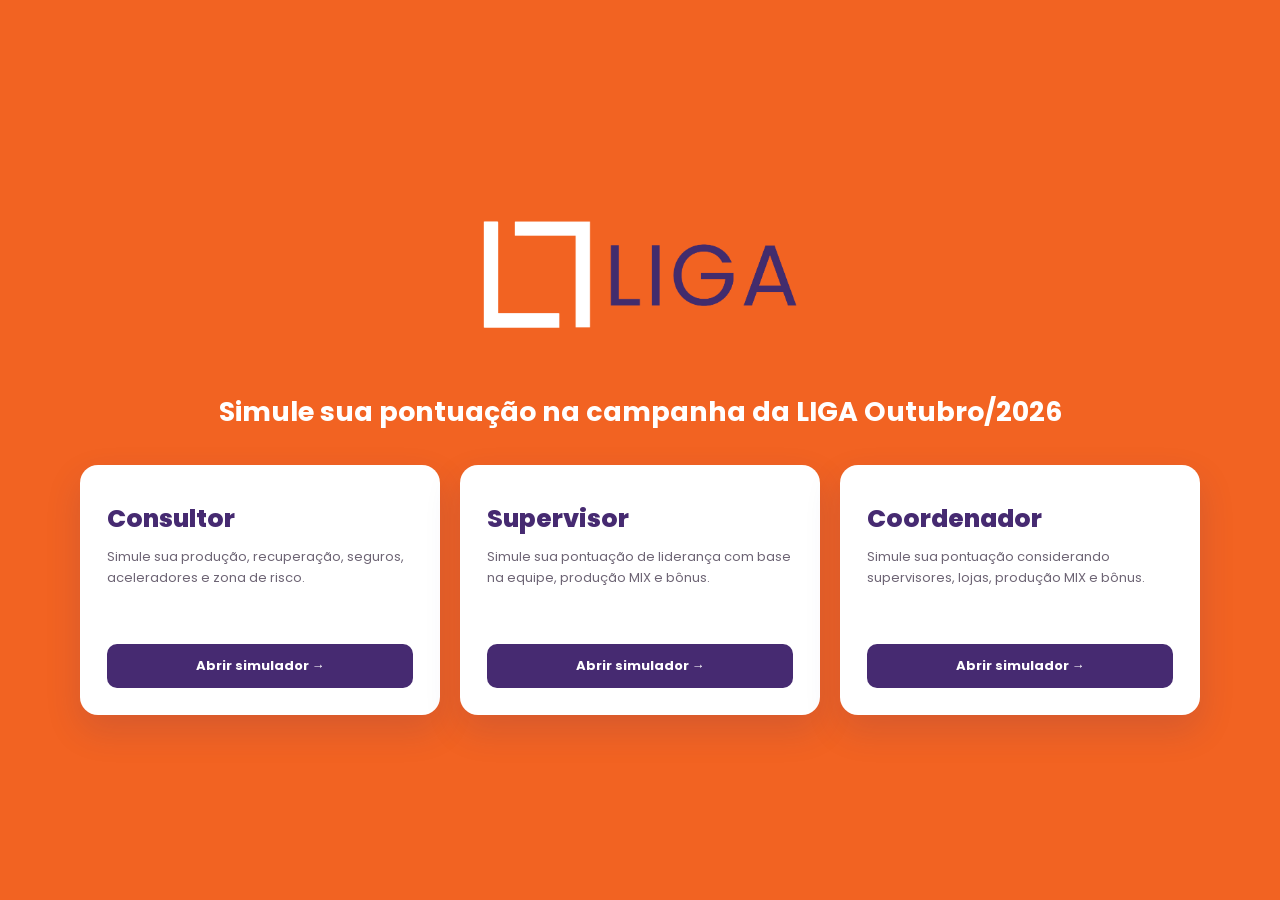
<file: index.html>
<!doctype html>
<html lang="pt-BR">
<head>
<meta charset="utf-8">
<meta name="viewport" content="width=device-width,initial-scale=1">
<title>Simuladores LIGA Mensal</title>
<link rel="stylesheet" href="styles.css">
<style>
body{min-height:100vh;background:#f26322;color:#fff}
.landing{min-height:100vh;display:flex;align-items:center;justify-content:center;padding:55px 35px}
.landing-wrap{width:min(1120px,100%);text-align:center}
.logo{display:flex;justify-content:center;align-items:center;margin:0 auto 30px}
.logo img{display:block;width:min(430px,72vw);height:auto}
.landing h1{font-size:27px;line-height:1.35;margin:0 0 34px;font-weight:700;color:#fff}
.choices{display:grid;grid-template-columns:repeat(3,1fr);gap:20px;text-align:left}
.choice{display:flex;flex-direction:column;min-height:250px;padding:27px;border-radius:18px;background:#fff;color:#462a71;border:0;box-shadow:0 15px 35px rgba(70,42,113,.16);text-decoration:none;transition:transform .18s ease,box-shadow .18s ease}
.choice:hover{transform:translateY(-5px);box-shadow:0 22px 45px rgba(70,42,113,.23)}
.choice .number{font-size:11px;color:#8b7e94;font-weight:700;letter-spacing:1.5px}.choice h2{font-size:25px;margin:8px 0 9px;color:#462a71;font-weight:800}.choice p{font-size:13px;line-height:1.6;color:#6d6474;margin:0}
.open{margin-top:auto;display:inline-flex;align-items:center;justify-content:center;background:#462a71;color:#fff;border-radius:10px;padding:12px 15px;font-size:13px;font-weight:700}
@media(max-width:850px){.choices{grid-template-columns:1fr}.landing{padding:35px 18px}.landing h1{font-size:23px}}
</style>
</head>
<body>
<main class="landing"><div class="landing-wrap">
<div class="logo"><img src="logo-liga.png" alt="LIGA"></div>
<h1>Simule sua pontuação na campanha da LIGA Outubro/2026</h1>
<div class="choices">
<a class="choice" href="consultor.html"><h2>Consultor</h2><p>Simule sua produção, recuperação, seguros, aceleradores e zona de risco.</p><span class="open">Abrir simulador →</span></a>
<a class="choice" href="supervisor.html"><h2>Supervisor</h2><p>Simule sua pontuação de liderança com base na equipe, produção MIX e bônus.</p><span class="open">Abrir simulador →</span></a>
<a class="choice" href="coordenador.html"><h2>Coordenador</h2><p>Simule sua pontuação considerando supervisores, lojas, produção MIX e bônus.</p><span class="open">Abrir simulador →</span></a>
</div>
</div></main>
</body></html>
</file>
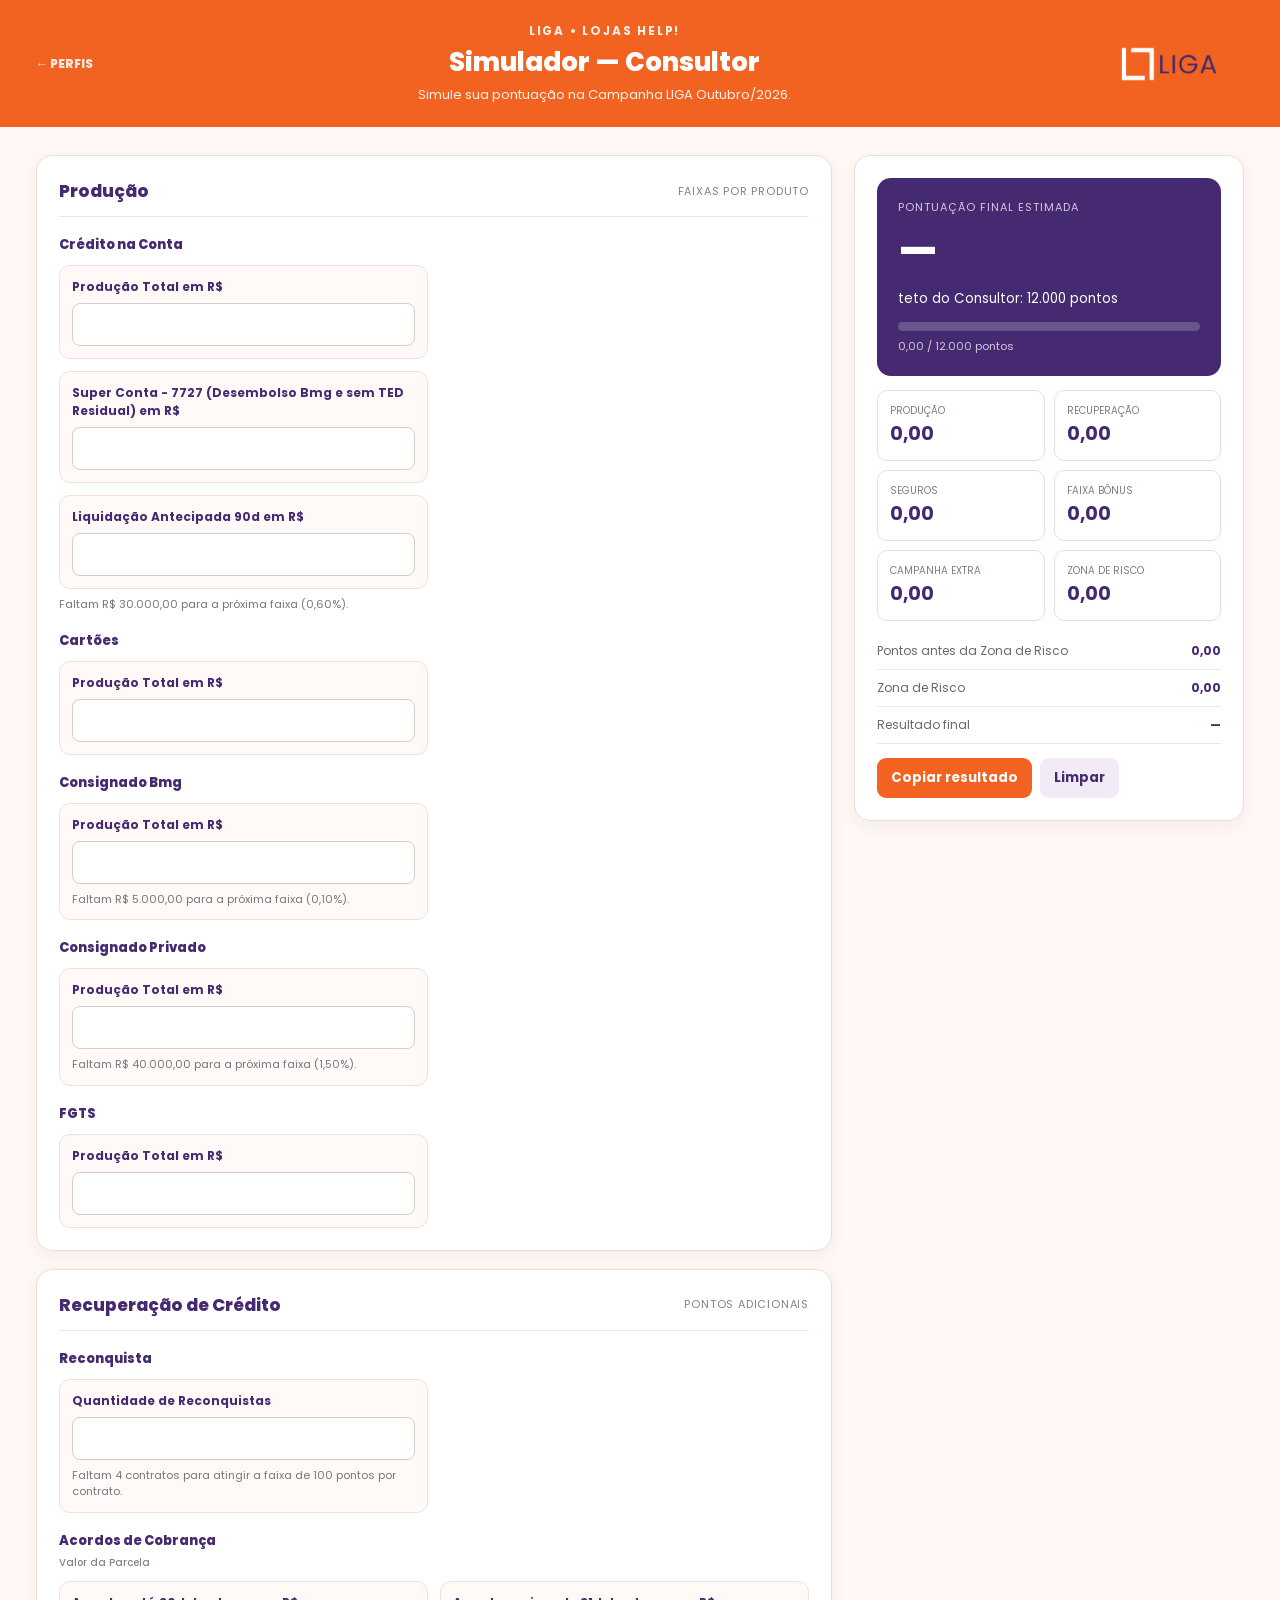
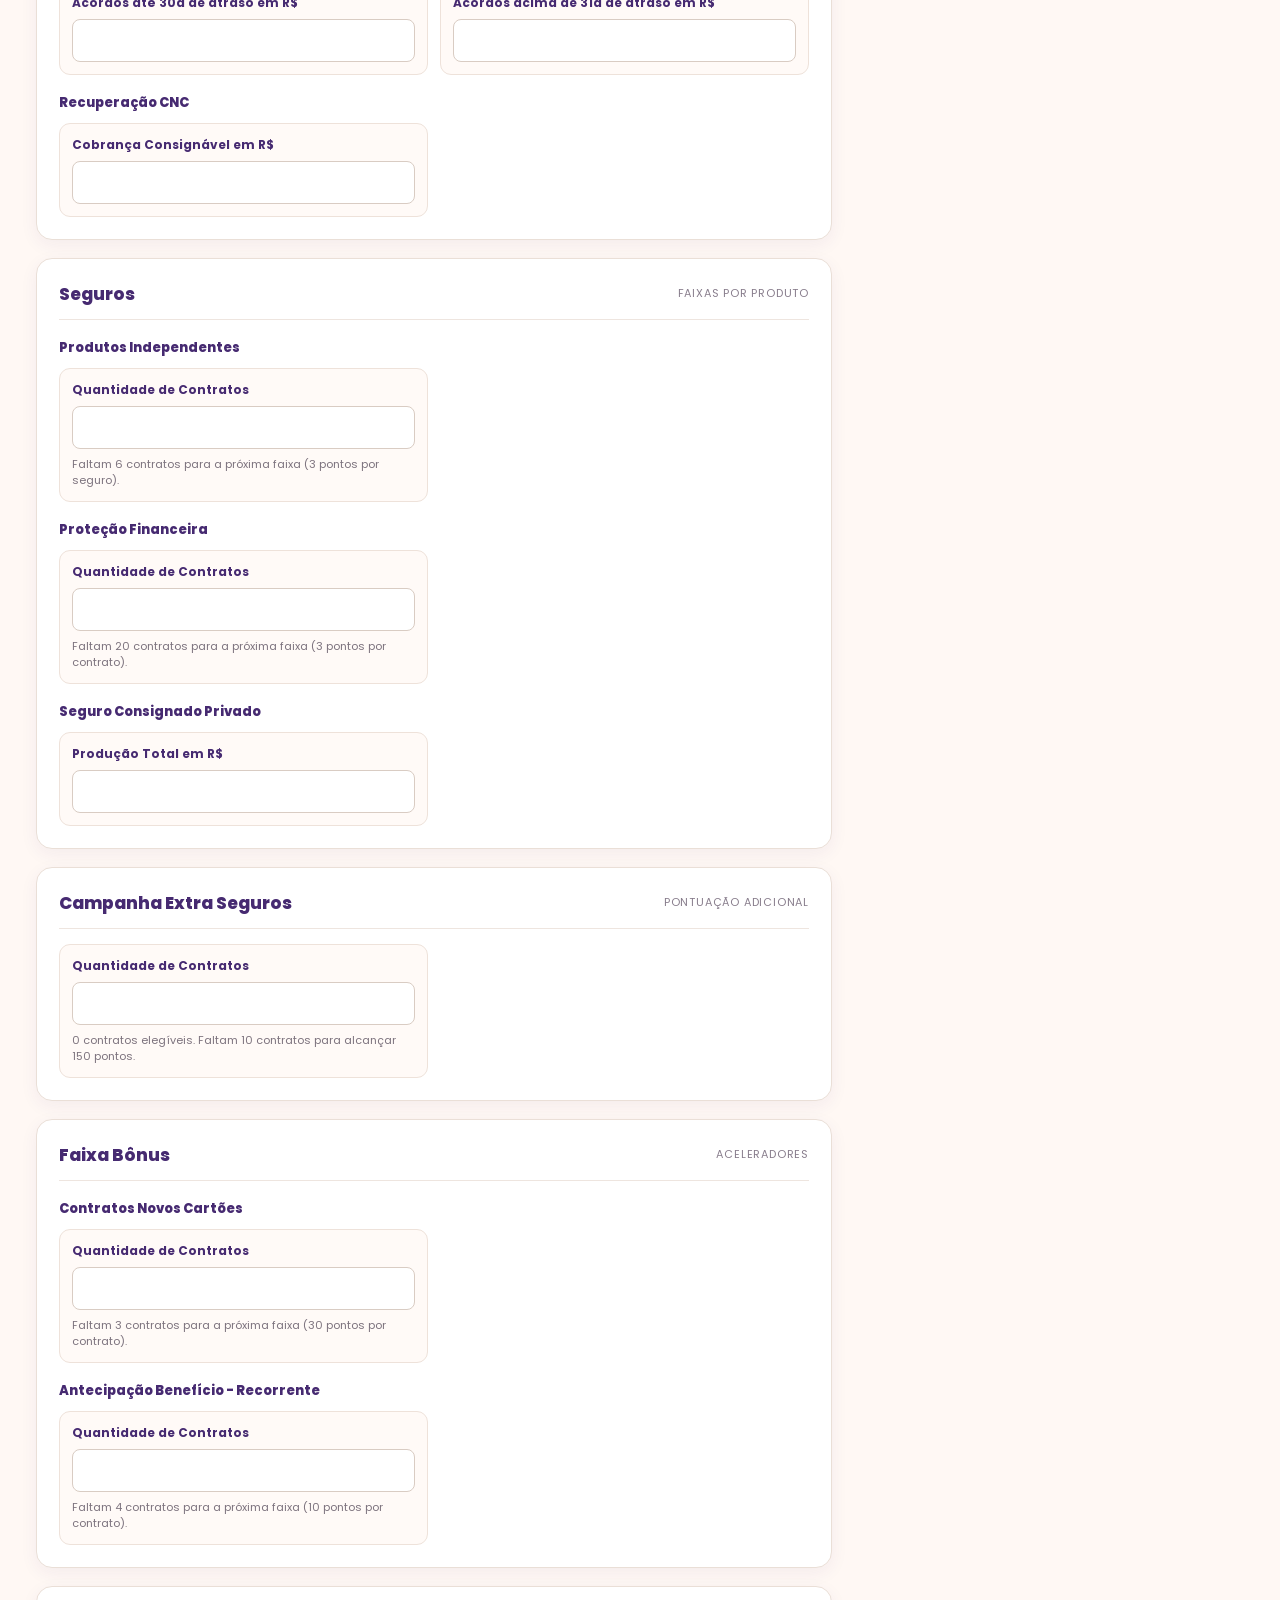
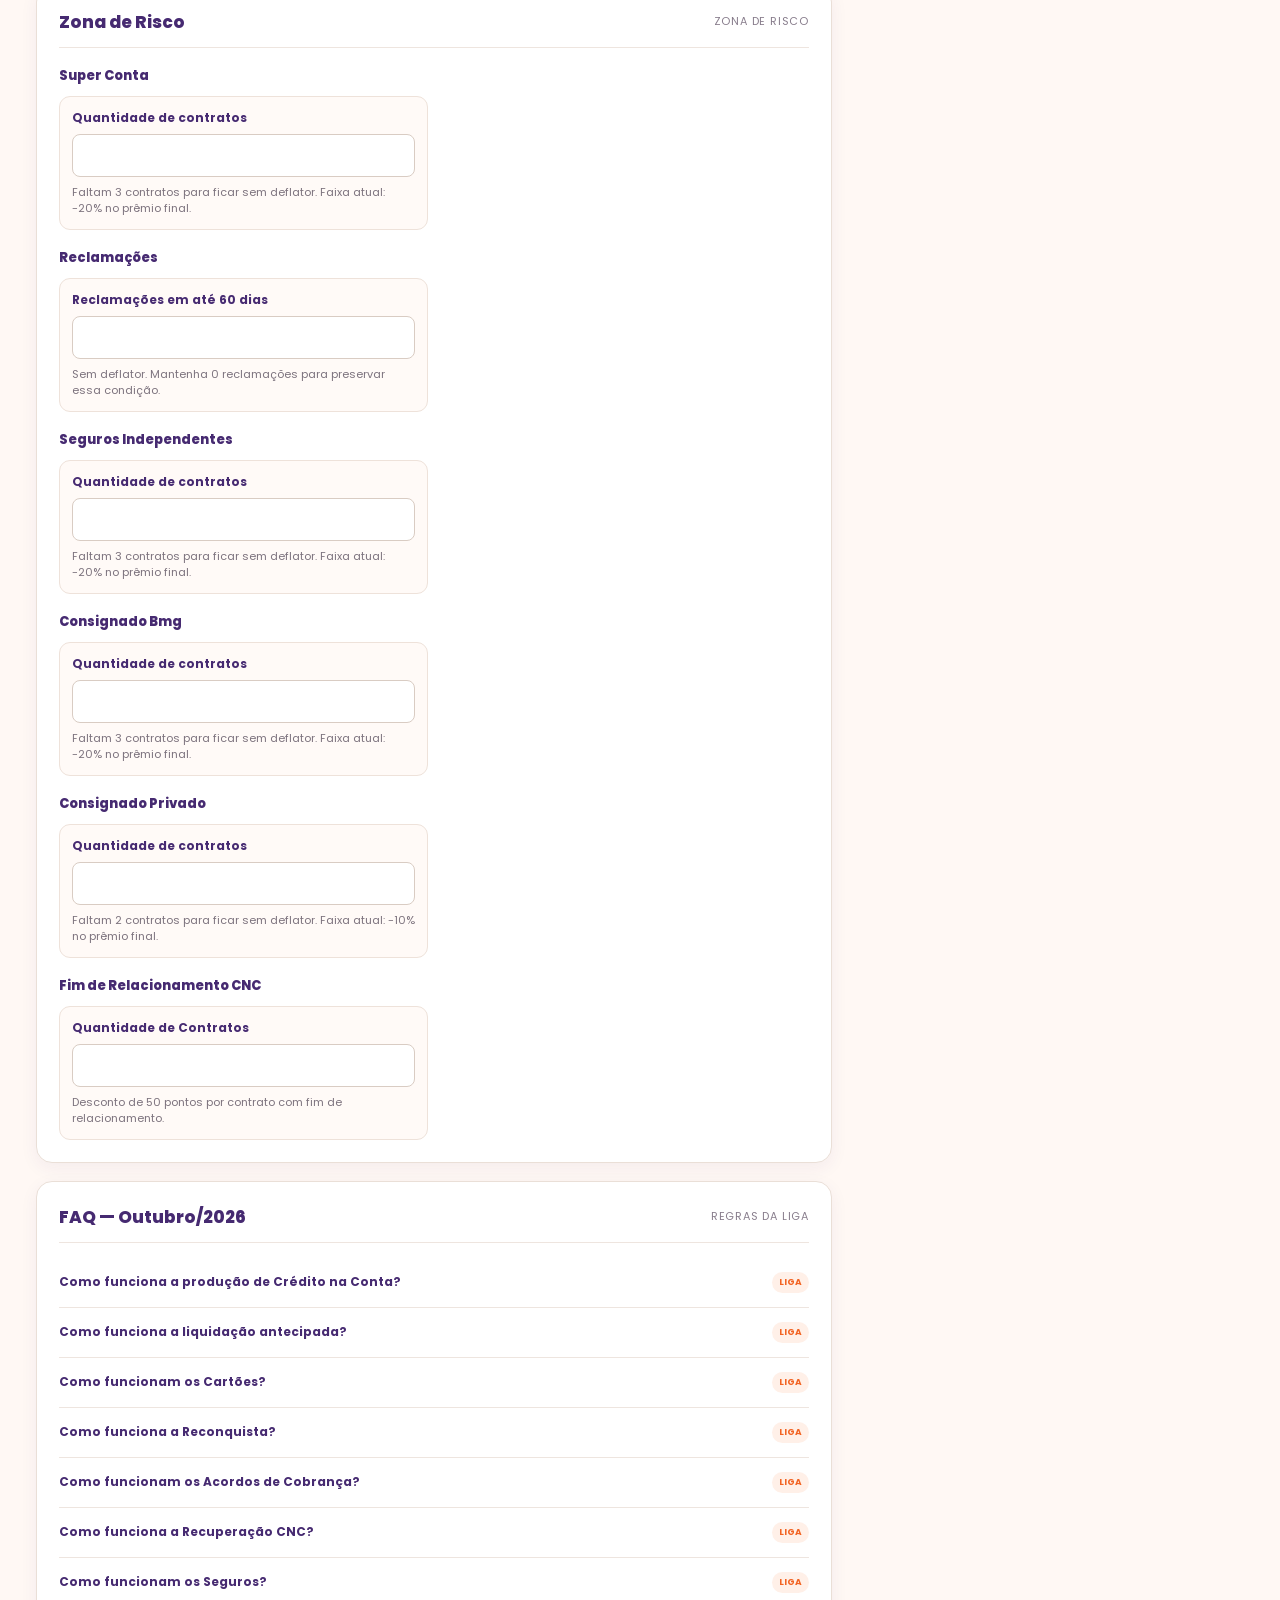
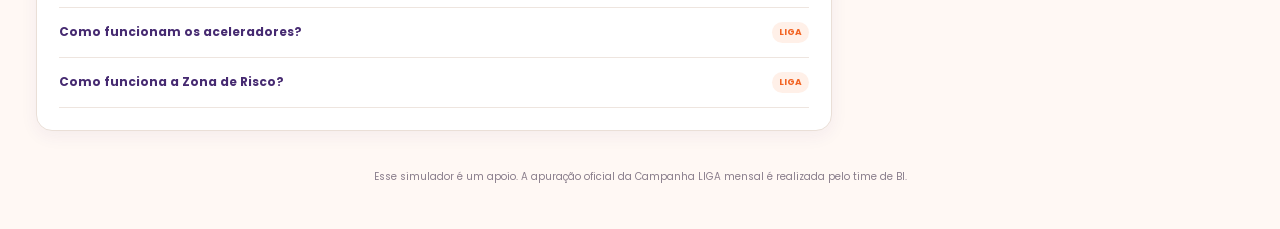
<file: consultor.html>
<!doctype html><html lang="pt-BR"><head><meta charset="utf-8"><meta name="viewport" content="width=device-width,initial-scale=1"><title>LIGA Outubro/2026 — Consultor</title><link rel="stylesheet" href="styles.css"></head><body>
<header class="top"><a href="index.html" style="color:#fff;text-decoration:none;font-size:12px;font-weight:800;opacity:.85;margin-right:22px">← PERFIS</a><div><div class="brand">LIGA • LOJAS HELP!</div><div class="title">Simulador — Consultor</div><div class="subtitle">Simule sua pontuação na Campanha LIGA Outubro/2026.</div></div><div class="header-logo"><img src="logo-liga.png" alt="LIGA"></div></header>
<main class="wrap">
  <div class="layout">
    <section id="main">
      <div class="card">
        <div class="sectionhead"><h2>Produção</h2><span>Faixas por produto</span></div>

        <h3 class="subcat">Crédito na Conta</h3>
        <div class="grid single-stack">
          <div class="field"><label>Produção Total em R$</label><input id="cnc" class="currency-input" type="text"></div>
          <div class="field"><label>Super Conta - 7727 (Desembolso Bmg e sem TED Residual) em R$</label><input id="superProd" class="currency-input" type="text"></div>
          <div class="field"><label>Liquidação Antecipada 90d em R$</label><input id="cncLiq" class="currency-input" type="text"></div>
        </div>
        <div class="hint" id="cncNext"></div>

        <h3 class="subcat">Cartões</h3>
        <div class="grid"><div class="field"><label>Produção Total em R$</label><input id="cards" class="currency-input" type="text"></div></div>

        <h3 class="subcat">Consignado Bmg</h3>
        <div class="grid"><div class="field"><label>Produção Total em R$</label><input id="cons" class="currency-input" type="text"><div class="hint" id="consNext"></div></div></div>

        <h3 class="subcat">Consignado Privado</h3>
        <div class="grid"><div class="field"><label>Produção Total em R$</label><input id="priv" class="currency-input" type="text"><div class="hint" id="privNext"></div></div></div>

        <h3 class="subcat">FGTS</h3>
        <div class="grid"><div class="field"><label>Produção Total em R$</label><input id="fgts" class="currency-input" type="text"></div></div>
      </div>

      <div class="card">
        <div class="sectionhead"><h2>Recuperação de Crédito</h2><span>Pontos adicionais</span></div>
        <h3 class="subcat">Reconquista</h3>
        <div class="grid"><div class="field"><label>Quantidade de Reconquistas</label><input id="recon" type="number" min="0"><div class="hint" id="reconNext"></div></div></div>
        <h3 class="subcat">Acordos de Cobrança</h3><div class="unit" style="margin-top:-6px;margin-bottom:10px">Valor da Parcela</div>
        <div class="grid"><div class="field"><label>Acordos até 30d de atraso em R$</label><input id="acord30" class="currency-input" type="text"></div><div class="field"><label>Acordos acima de 31d de atraso em R$</label><input id="acord31" class="currency-input" type="text"></div></div>
        <h3 class="subcat">Recuperação CNC</h3>
        <div class="grid"><div class="field"><label>Cobrança Consignável em R$</label><input id="cob" class="currency-input" type="text"></div></div>
      </div>

      <div class="card">
        <div class="sectionhead"><h2>Seguros</h2><span>Faixas por produto</span></div>
        <h3 class="subcat">Produtos Independentes</h3>
        <div class="grid"><div class="field"><label>Quantidade de Contratos</label><input id="segInd" type="number" min="0"><div class="hint" id="segIndNext"></div></div></div>
        <h3 class="subcat">Proteção Financeira</h3>
        <div class="grid"><div class="field"><label>Quantidade de Contratos</label><input id="protecao" type="number" min="0"><div class="hint" id="protecaoNext"></div></div></div>
        <h3 class="subcat">Seguro Consignado Privado</h3>
        <div class="grid"><div class="field"><label>Produção Total em R$</label><input id="privSeguro" class="currency-input" type="text"></div></div>
      </div>

      <div class="card">
        <div class="sectionhead"><h2>Campanha Extra Seguros</h2><span>Pontuação adicional</span></div>
        <div class="grid"><div class="field"><label>Quantidade de Contratos</label><input id="extraSegQtd" type="number" min="0" step="1"><div class="hint" id="extraSegNext">Faltam 10 contratos para alcançar 150 pontos extras.</div></div></div>
      </div>

      <div class="card">
        <div class="sectionhead"><h2>Faixa Bônus</h2><span>Aceleradores</span></div>
        <h3 class="subcat">Contratos Novos Cartões</h3>
        <div class="grid"><div class="field"><label>Quantidade de Contratos</label><input id="novosCartoes" type="number" min="0"><div class="hint" id="novosCartoesNext"></div></div></div>
        <h3 class="subcat">Antecipação Benefício - Recorrente</h3>
        <div class="grid"><div class="field"><label>Quantidade de Contratos</label><input id="antecipacao" type="number" min="0"><div class="hint" id="antecipacaoNext"></div></div></div>
      </div>

      <div class="card">
        <div class="sectionhead"><h2>Zona de Risco</h2><span>Zona de Risco</span></div>
        <h3 class="subcat">Super Conta</h3>
        <div class="grid"><div class="field"><label>Quantidade de contratos</label><input id="superQtd" type="number" min="0"><div class="hint" id="superRiskNext">0 ou 1 contrato: -20% no prêmio final; 2 contratos: -10%; 3 ou mais: sem deflator.</div></div></div>
        <h3 class="subcat">Reclamações</h3>
        <div class="grid"><div class="field"><label>Reclamações em até 60 dias</label><input id="reclam" type="number" min="0"><div class="hint" id="reclamRiskNext">2 ou mais reclamações: -20% no prêmio final; 1 reclamação: -10%; 0: sem deflator.</div></div></div>
        <h3 class="subcat">Seguros Independentes</h3>
        <div class="grid"><div class="field"><label>Quantidade de contratos</label><input id="segRisk" type="number" min="0"><div class="hint" id="segRiskNext">2 ou menos contratos: -20% no prêmio final; 3 ou mais: sem deflator.</div></div></div>
        <h3 class="subcat">Consignado Bmg</h3>
        <div class="grid"><div class="field"><label>Quantidade de contratos</label><input id="consQtd" type="number" min="0"><div class="hint" id="consRiskNext">2 ou menos contratos: -20% no prêmio final; 3 ou mais: sem deflator.</div></div></div>
        <h3 class="subcat">Consignado Privado</h3>
        <div class="grid"><div class="field"><label>Quantidade de contratos</label><input id="privQtd" type="number" min="0"><div class="hint" id="privRiskNext">0 ou 1 contrato: -10% no prêmio final; 2 ou mais: sem deflator.</div></div></div>
        <h3 class="subcat">Fim de Relacionamento CNC</h3>
        <div class="grid"><div class="field"><label>Quantidade de Contratos</label><input id="fim" type="number" min="0"><div class="hint">Desconto de 50 pontos por contrato com fim de relacionamento.</div></div></div>
      </div>

      <div class="card faq">
        <div class="sectionhead"><h2>FAQ — Outubro/2026</h2><span>Regras da LIGA</span></div>
        <div id="faqConsultor"></div>
      </div>
    </section>

    <aside class="sticky">
      <div class="card">
        <div class="hero">
          <div class="label">Pontuação final estimada</div>
          <div class="points" id="points">0</div>
          <small>teto do Consultor: 12.000 pontos</small>
          <div class="meter"><div id="bar"></div></div>
          <div class="metertext" id="metertext">0 / 12.000 pontos</div>
        </div>
        <div class="kpis">
          <div class="kpi"><small>Produção</small><strong id="prodPts">0</strong></div>
          <div class="kpi"><small>Recuperação</small><strong id="recPts">0</strong></div>
          <div class="kpi"><small>Seguros</small><strong id="segPts">0</strong></div>
          <div class="kpi"><small>Faixa Bônus</small><strong id="bonusPts">0</strong></div>
          <div class="kpi"><small>Campanha Extra</small><strong id="extraPts">0</strong></div>
          <div class="kpi"><small>Zona de Risco</small><strong class="bad" id="defPts">0</strong></div>
        </div>
        <div class="breakdown">
          <div class="brow"><span>Pontos antes da Zona de Risco</span><strong id="before">0</strong></div>
          <div class="brow"><span>Zona de Risco</span><strong class="bad" id="defline">0</strong></div>
          <div class="brow"><span>Resultado final</span><strong id="finalrow">0</strong></div>
        </div>
        <div class="actions"><button class="btn primary" id="copy">Copiar resultado</button><button class="btn secondary" id="clear">Limpar</button></div>
      </div>
    </aside>
  </div>
  <div class="footer">Esse simulador é um apoio. A apuração oficial da Campanha LIGA mensal é realizada pelo time de BI.</div>
</main>
<script src="config-outubro.js"></script><script>
const $=id=>document.getElementById(id);
function parseBRNumber(value){
  let v=String(value??'').trim().replace(/\s|R\$/g,'');
  if(!v) return 0;
  if(v.includes(',')) v=v.replace(/\./g,'').replace(',','.');
  else if((v.match(/\./g)||[]).length===1 && /\.\d{1,2}$/.test(v)) v=v.replace('.', '.');
  else if(v.includes('.')) v=v.replace(/\./g,'');
  return Math.max(0,parseFloat(v)||0);
}
function formatBRTyping(value){
  let raw=String(value??'').replace(/[^0-9,\.]/g,'');
  const comma=raw.indexOf(',');
  let integerPart, decimalPart='', hasComma=comma>=0;
  if(hasComma){
    integerPart=raw.slice(0,comma).replace(/[.,]/g,'');
    decimalPart=raw.slice(comma+1).replace(/[^0-9]/g,'').slice(0,2);
  } else {
    const dotDecimal=raw.match(/^(\d+)\.(\d{1,2})$/);
    if(dotDecimal){ integerPart=dotDecimal[1]; decimalPart=dotDecimal[2]; hasComma=true; }
    else integerPart=raw.replace(/\./g,'').replace(/[^0-9]/g,'');
  }
  integerPart=integerPart.replace(/^0+(?=\d)/,'');
  const grouped=integerPart.replace(/\B(?=(\d{3})+(?!\d))/g,'.');
  return grouped+(hasComma?','+decimalPart:'');
}
function formatBRFixed(value){
  return Number(value||0).toLocaleString('pt-BR',{minimumFractionDigits:2,maximumFractionDigits:2});
}
function setupCurrencyInputs(root=document){
  root.querySelectorAll('.currency-input').forEach(input=>{
    input.setAttribute('inputmode','decimal');
    input.setAttribute('autocomplete','off');
    input.addEventListener('focus',()=>{
      input.value=input.value.replace(/\./g,'').replace(/,00$/,'');
    });
    input.addEventListener('input',()=>{
      const start=input.selectionStart;
      const old=input.value;
      input.value=formatBRTyping(old);
      // Keep the caret close to its previous position after grouping separators are inserted.
      if(start!==null){
        const delta=input.value.length-old.length;
        try{input.setSelectionRange(Math.max(0,start+delta),Math.max(0,start+delta));}catch(e){}
      }
    });
    input.addEventListener('blur',()=>{
      if(String(input.value).trim()!=='') input.value=formatBRFixed(parseBRNumber(input.value));
    });
  });
}
const n=id=>$(id)?.classList.contains('currency-input')?parseBRNumber($(id).value):Math.max(0,parseFloat($(id)?.value)||0);
const fmt=v=>Number(v).toLocaleString('pt-BR',{minimumFractionDigits:2,maximumFractionDigits:2});

// Regras matemáticas reproduzidas da aba "Simulador" e da aba "Premissas"
// da planilha oficial "Simulador Liga Mensal - Consultor - Outubro.26 1.xlsx".
const P={
  cnc:[
    [0,0],[30000,0.006],[35000,0.009],[40000,0.012],[45000,0.015],[50000,0.018],
    [55000,0.021],[60000,0.024],[65000,0.027],[75000,0.03],[85000,0.04],[100000,0.05]
  ],
  cards:[[0.01,0.01]],
  cons:[[5000,0.001],[20000,0.005],[30000,0.0075],[40000,0.01]],
  priv:[[0,0.01],[40000,0.015],[60000,0.02]],
  fgts:[[0.01,0.01]],
  segurosInd:[[0,0],[6,3],[11,5],[16,10]],
  protecao:[[0,0],[20,3],[46,5],[66,10]],
  novoCartao:[[0,0],[3,30],[7,40],[10,50]],
  antecipacao:[[0,0],[4,10],[9,20]],
  superDef:[[0,-0.2],[2,-0.1],[3,0]],
  reclDef:[[0,0],[1,-0.1],[2,-0.2]],
  segDef:[[0,-0.2],[3,0]],
  consDef:[[0,-0.2],[3,0]],
  privDef:[[0,-0.1],[2,0]],
  recon:[[1,50],[4,100]]
};
function lookup(v,arr){let r=arr[0]?.[1]??0;for(const [m,x] of arr){if(v>=m)r=x;else break}return r}
const money=v=>'R$ '+Number(Math.max(0,v)).toLocaleString('pt-BR',{minimumFractionDigits:2,maximumFractionDigits:2});
function nextMoneyHint(id,value,tiers,maxLabel){
  const next=tiers.find(t=>value<t[0]);
  if(!next){$(id).textContent=maxLabel||'Faixa máxima atingida.';return}
  $(id).textContent=`Faltam ${money(next[0]-value)} para a próxima faixa (${next[1]}).`;
}
function nextCountHint(id,value,tiers,maxLabel){
  const next=tiers.find(t=>value<t[0]);
  if(!next){$(id).textContent=maxLabel||'Faixa máxima atingida.';return}
  const missing=Math.max(0,next[0]-value);
  $(id).textContent=`Faltam ${missing} ${missing===1?'contrato':'contratos'} para a próxima faixa (${next[1]}).`;
}
function updateRiskHints(){
  const superQty=n('superQtd');
  if(superQty>=3) $('superRiskNext').textContent='Faixa sem deflator atingida: 3 ou mais contratos.';
  else $('superRiskNext').textContent=`Faltam ${3-superQty} ${3-superQty===1?'contrato':'contratos'} para ficar sem deflator. Faixa atual: ${superQty<=1?'-20%': '-10%'} no prêmio final.`;

  const reclamQty=n('reclam');
  if(reclamQty===0) $('reclamRiskNext').textContent='Sem deflator. Mantenha 0 reclamações para preservar essa condição.';
  else $('reclamRiskNext').textContent=`${reclamQty} ${reclamQty===1?'reclamação':'reclamações'} registrada(s): ${reclamQty===1?'-10%':'-20%'} no prêmio final. ${reclamQty} ${reclamQty===1?'reclamação':'reclamações'} a menos para ficar sem deflator.`;

  const segQty=n('segRisk');
  if(segQty>=3) $('segRiskNext').textContent='Faixa sem deflator atingida: 3 ou mais contratos.';
  else $('segRiskNext').textContent=`Faltam ${3-segQty} ${3-segQty===1?'contrato':'contratos'} para ficar sem deflator. Faixa atual: -20% no prêmio final.`;

  const consQty=n('consQtd');
  if(consQty>=3) $('consRiskNext').textContent='Faixa sem deflator atingida: 3 ou mais contratos.';
  else $('consRiskNext').textContent=`Faltam ${3-consQty} ${3-consQty===1?'contrato':'contratos'} para ficar sem deflator. Faixa atual: -20% no prêmio final.`;

  const privQty=n('privQtd');
  if(privQty>=2) $('privRiskNext').textContent='Faixa sem deflator atingida: 2 ou mais contratos.';
  else $('privRiskNext').textContent=`${2-privQty===1?'Falta 1 contrato':'Faltam 2 contratos'} para ficar sem deflator. Faixa atual: -10% no prêmio final.`;
}
function calc(){
  updateRiskHints();
  // D8 = D4 + 50%*D5 - D7, never below zero.
  const cncFinal=Math.max(0,n('cnc')+n('superProd')*0.5-n('cncLiq'));
  // O1 (dias da primeira digitação) na planilha fica vazio/0 por padrão,
  // portanto o simulador usa as faixas padrão de Consultor.
  const cncRate=lookup(cncFinal,P.cnc);
  const cncPts=cncFinal*cncRate;
  const cncTiers=[[30000,'0,60%'],[35000,'0,90%'],[40000,'1,20%'],[45000,'1,50%'],[50000,'1,80%'],[55000,'2,10%'],[60000,'2,40%'],[65000,'2,70%'],[75000,'3,00%'],[85000,'4,00%'],[100000,'5,00%']];
  nextMoneyHint('cncNext',cncFinal,cncTiers,'Faixa máxima de Crédito na Conta atingida.');
  const cardPts=n('cards')*0.01;
  const consPts=n('cons')*lookup(n('cons'),P.cons);
  nextMoneyHint('consNext',n('cons'),[[5000,'0,10%'],[20000,'0,50%'],[30000,'0,75%'],[40000,'1,00%']],'Faixa máxima de Consignado Bmg atingida.');
  const privPts=n('priv')*lookup(n('priv'),P.priv);
  nextMoneyHint('privNext',n('priv'),[[40000,'1,50%'],[60000,'2,00%']],'Faixa máxima de Consignado Privado atingida.');
  const fgtsPts=n('fgts')*0.01;
  const production=cncPts+cardPts+consPts+privPts+fgtsPts;

  const reconQty=n('recon');
  const reconPts=reconQty*lookup(reconQty,P.recon);
  if(reconQty>=4){$('reconNext').textContent='Faixa máxima atingida: 100 pontos por contrato.'}
  else {const missing=4-reconQty;$('reconNext').textContent=`Faltam ${missing} ${missing===1?'contrato':'contratos'} para atingir a faixa de 100 pontos por contrato.`;}
  const acord30Pts=n('acord30')*0.20;
  const acord31Pts=n('acord31')*0.10;
  const recoveryCncPts=n('cob')*0.10;
  const recovery=reconPts+acord30Pts+acord31Pts+recoveryCncPts;

  const si=n('segInd');
  const siPts=lookup(si,P.segurosInd)*si;
  nextCountHint('segIndNext',si,[[6,'3 pontos por seguro'],[11,'5 pontos por seguro'],[16,'10 pontos por seguro']],'Faixa máxima atingida: 10 pontos por seguro.');
  const pf=n('protecao');
  const pfPts=lookup(pf,P.protecao)*pf;
  nextCountHint('protecaoNext',pf,[[20,'3 pontos por contrato'],[46,'5 pontos por contrato'],[66,'10 pontos por contrato']],'Faixa máxima atingida: 10 pontos por contrato.');
  const privSeguroPts=n('privSeguro')*0.005;
  const insurance=siPts+pfPts+privSeguroPts;

  // Campanha Extra Seguros: quantidade informada especificamente para a campanha.
  // A pontuação extra é adicionada após os deflatores, sem alterar a base da Zona de Risco.
  const extraSegQty=Math.floor(n('extraSegQtd'));
  const extraCampaignPts=extraSegQty>=20?300:extraSegQty>=10?150:0;
  if(extraSegQty>=20) $('extraSegNext').textContent=`${extraSegQty} contratos elegíveis: 300 pontos extras. Faixa máxima atingida.`;
  else if(extraSegQty>=10) $('extraSegNext').textContent=`${extraSegQty} contratos elegíveis: 150 pontos extras. Faltam ${20-extraSegQty} ${20-extraSegQty===1?'contrato':'contratos'} para alcançar 300 pontos.`;
  else $('extraSegNext').textContent=`${extraSegQty} contratos elegíveis. Faltam ${10-extraSegQty} ${10-extraSegQty===1?'contrato':'contratos'} para alcançar 150 pontos.`;

  const novosCartoesQty=n('novosCartoes');
  const newCardPts=lookup(novosCartoesQty,P.novoCartao)*novosCartoesQty;
  nextCountHint('novosCartoesNext',novosCartoesQty,[[3,'30 pontos por contrato'],[7,'40 pontos por contrato'],[10,'50 pontos por contrato']],'Faixa máxima atingida: 50 pontos por contrato.');
  const antecipQty=n('antecipacao');
  const antecipPts=lookup(antecipQty,P.antecipacao)*antecipQty;
  nextCountHint('antecipacaoNext',antecipQty,[[4,'10 pontos por contrato'],[9,'20 pontos por contrato']],'Faixa máxima atingida: 20 pontos por contrato.');
  const bonus=newCardPts+antecipPts;

  // O3:O6 = produção + recuperação + seguros + bônus.
  const base=production+recovery+insurance+bonus;

  // O7 reproduz os deflatores sequenciais da planilha.
  const dSuper=base*lookup(n('superQtd'),P.superDef);
  const n27=base+dSuper;
  const dRecl=n27*lookup(n('reclam'),P.reclDef);
  const n28=n27+dRecl;
  const dSeg=n28*lookup(n('segRisk'),P.segDef);
  const n29=n28+dSeg;
  const dCons=n29*lookup(n('consQtd'),P.consDef);
  const n30=n29+dCons;
  const dPriv=n30*lookup(n('privQtd'),P.privDef);
  const fim=-n('fim')*50;
  const deflators=dSuper+dRecl+dSeg+dCons+dPriv+fim;

  // O8 = MIN(12.000, O3+O4+O5+O6+O7)
  const final=Math.min(12000,Math.max(0,base+deflators+extraCampaignPts));

  const riskStarted=['superQtd','reclam','segRisk','consQtd','privQtd','fim']
    .some(id => String($(id)?.value ?? '').trim() !== '');
  $('points').textContent=riskStarted?fmt(final):'—';
  $('metertext').textContent=riskStarted?fmt(final)+' / 12.000 pontos':'Preencha a Zona de Risco para visualizar a pontuação final';
  
  $('prodPts').textContent=fmt(production);
  $('recPts').textContent=fmt(recovery);
  $('segPts').textContent=fmt(insurance);
  $('bonusPts').textContent=fmt(bonus);
  $('extraPts').textContent=fmt(extraCampaignPts);
  $('defPts').textContent=fmt(deflators);
  $('before').textContent=fmt(base);
  $('defline').textContent=(deflators<0?'-':'')+fmt(Math.abs(deflators));
  $('finalrow').textContent=riskStarted?fmt(final):'—';
  $('bar').style.width=(riskStarted?Math.min(100,final/12000*100):0)+'%';
  $('metertext').textContent=fmt(final)+' / 12.000 pontos';
}

setupCurrencyInputs();
document.querySelectorAll('input').forEach(x=>x.addEventListener('input',calc));
$('clear').onclick=()=>{document.querySelectorAll('input').forEach(x=>x.value='');calc()};
$('copy').onclick=()=>{const v=$('points').textContent;if(v==='—')return;navigator.clipboard?.writeText('Minha simulação LIGA Outubro/2026 — Consultor: '+v+' pontos. Campanha Extra Seguros: '+$('extraPts').textContent+' pontos.');};

const faq=[
['Como funciona a produção de Crédito na Conta?','A produção considerada é a Produção Total + 50% da produção de Super Conta (7727), com Desembolso Bmg e sem TED Residual, descontando a Liquidação Antecipada 90d. A faixa é aplicada sobre essa produção final.'],
['Como funciona a liquidação antecipada?','O valor de liquidação antecipada em até 90 dias reduz a produção considerada de Crédito na Conta.'],
['Como funcionam os Cartões?','A produção de Cartões considerada pelo simulador é a Produção Total multiplicada pela taxa de 1,00% prevista na planilha.'],
['Como funciona a Reconquista?','Até 3 contratos: 50 pontos por contrato. A partir de 4 contratos: 100 pontos por contrato. O indicador informa quantos contratos faltam para alcançar a faixa de 100 pontos por contrato.'],
['Como funcionam os Acordos de Cobrança?','20% sobre pagamentos de acordos até 30 dias de atraso e 10% sobre pagamentos a partir do 31º dia.'],
['Como funciona a Recuperação CNC?','10% sobre o valor informado como Cobrança Consignável/valor recuperado do CNC.'],
['Como funcionam os Seguros?','Produtos Independentes: 6–10 = 3 pontos por contrato; 11–15 = 5; 16+ = 10. Proteção Financeira: 20–45 = 3 pontos por contrato; 46–65 = 5; 66+ = 10. Seguro Consignado Privado: 0,50% sobre a produção informada.'],
['Como funcionam os aceleradores?','Contratos Novos Cartões: 3–6 = 30 pontos por contrato; 7–9 = 40; 10+ = 50. Antecipação de Benefício recorrente: 4–8 = 10 pontos por contrato; 9+ = 20.'],
['Como funciona a Zona de Risco?','Os deflatores são calculados sequencialmente sobre o subtotal da planilha: Super Conta, Reclamações, Seguros Independentes, Consignado, Consignado Privado e -50 pontos por contrato com fim de relacionamento CNC.']
];
$('faqConsultor').innerHTML=faq.map(x=>`<div class="item"><button onclick="this.parentElement.classList.toggle('open')">${x[0]} <span class="tag">LIGA</span></button><div class="answer">${x[1]}</div></div>`).join('');
calc();
</script></body></html>
</file>
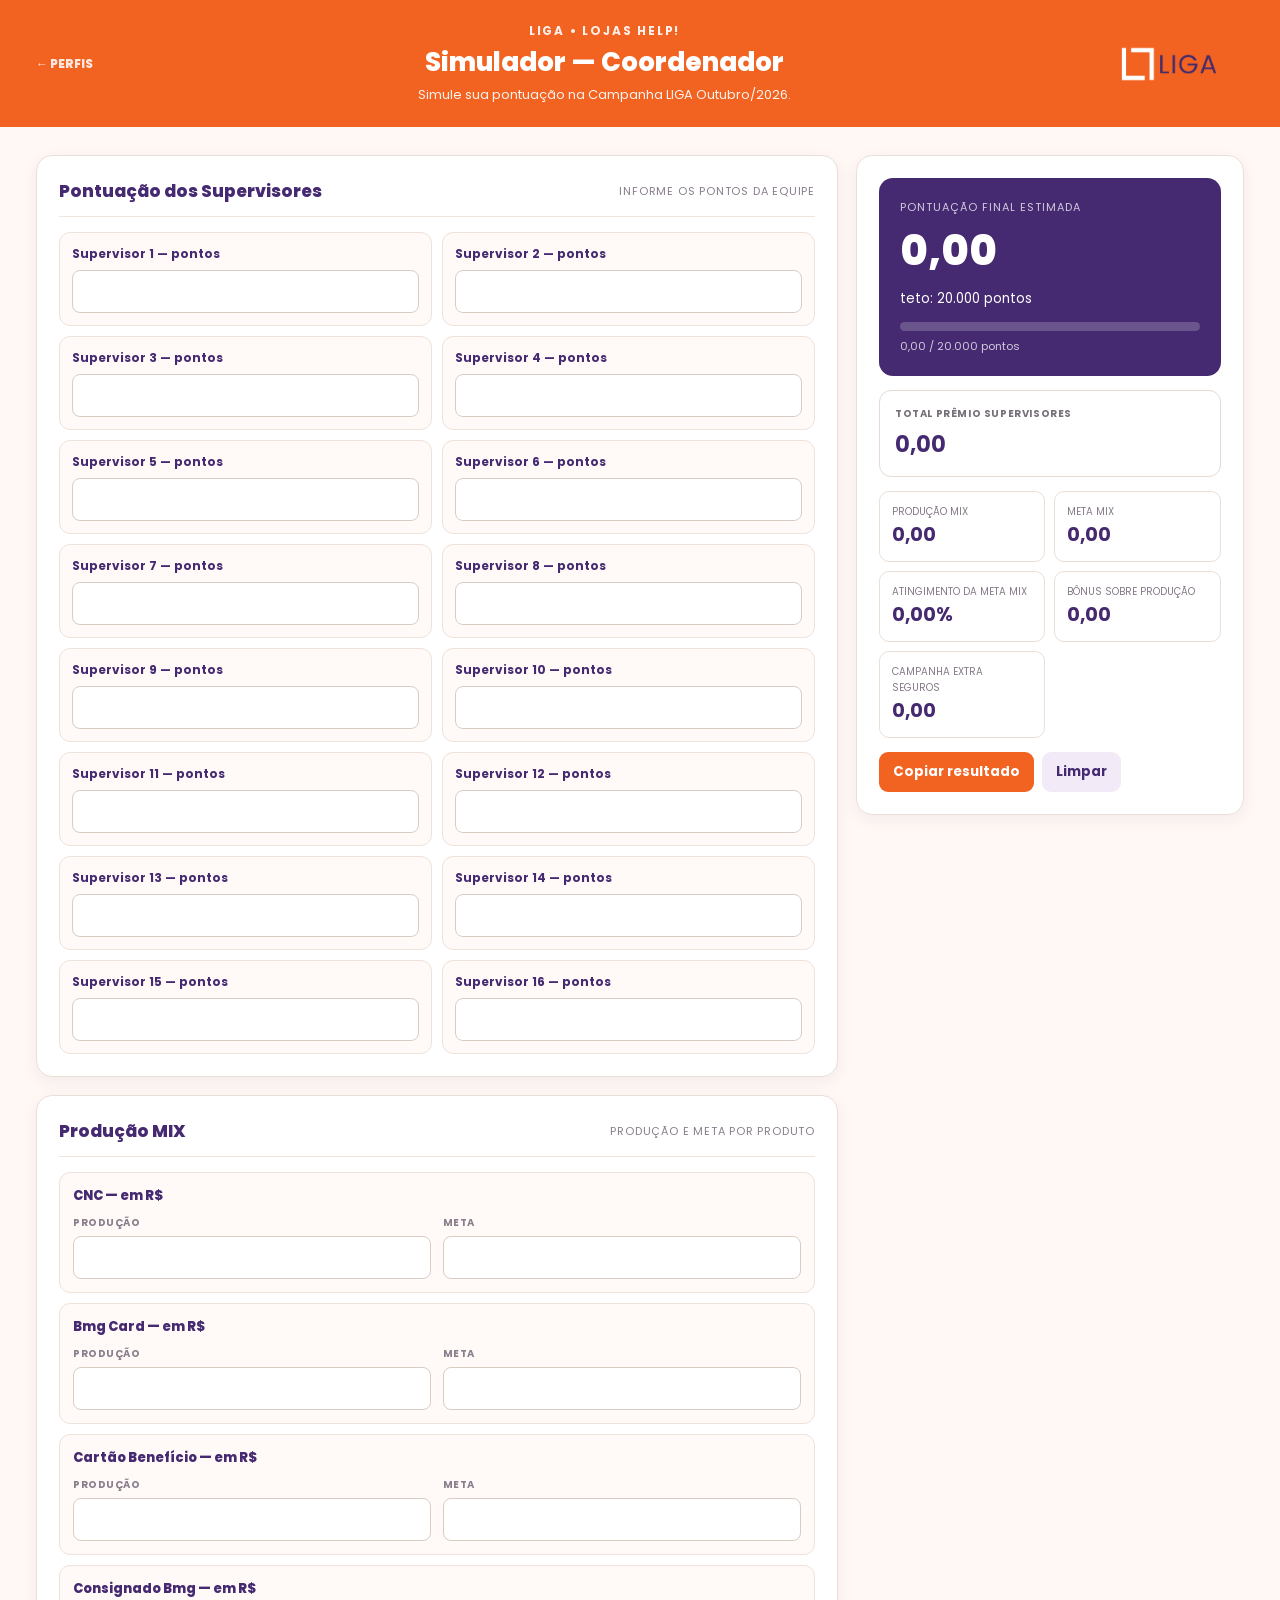
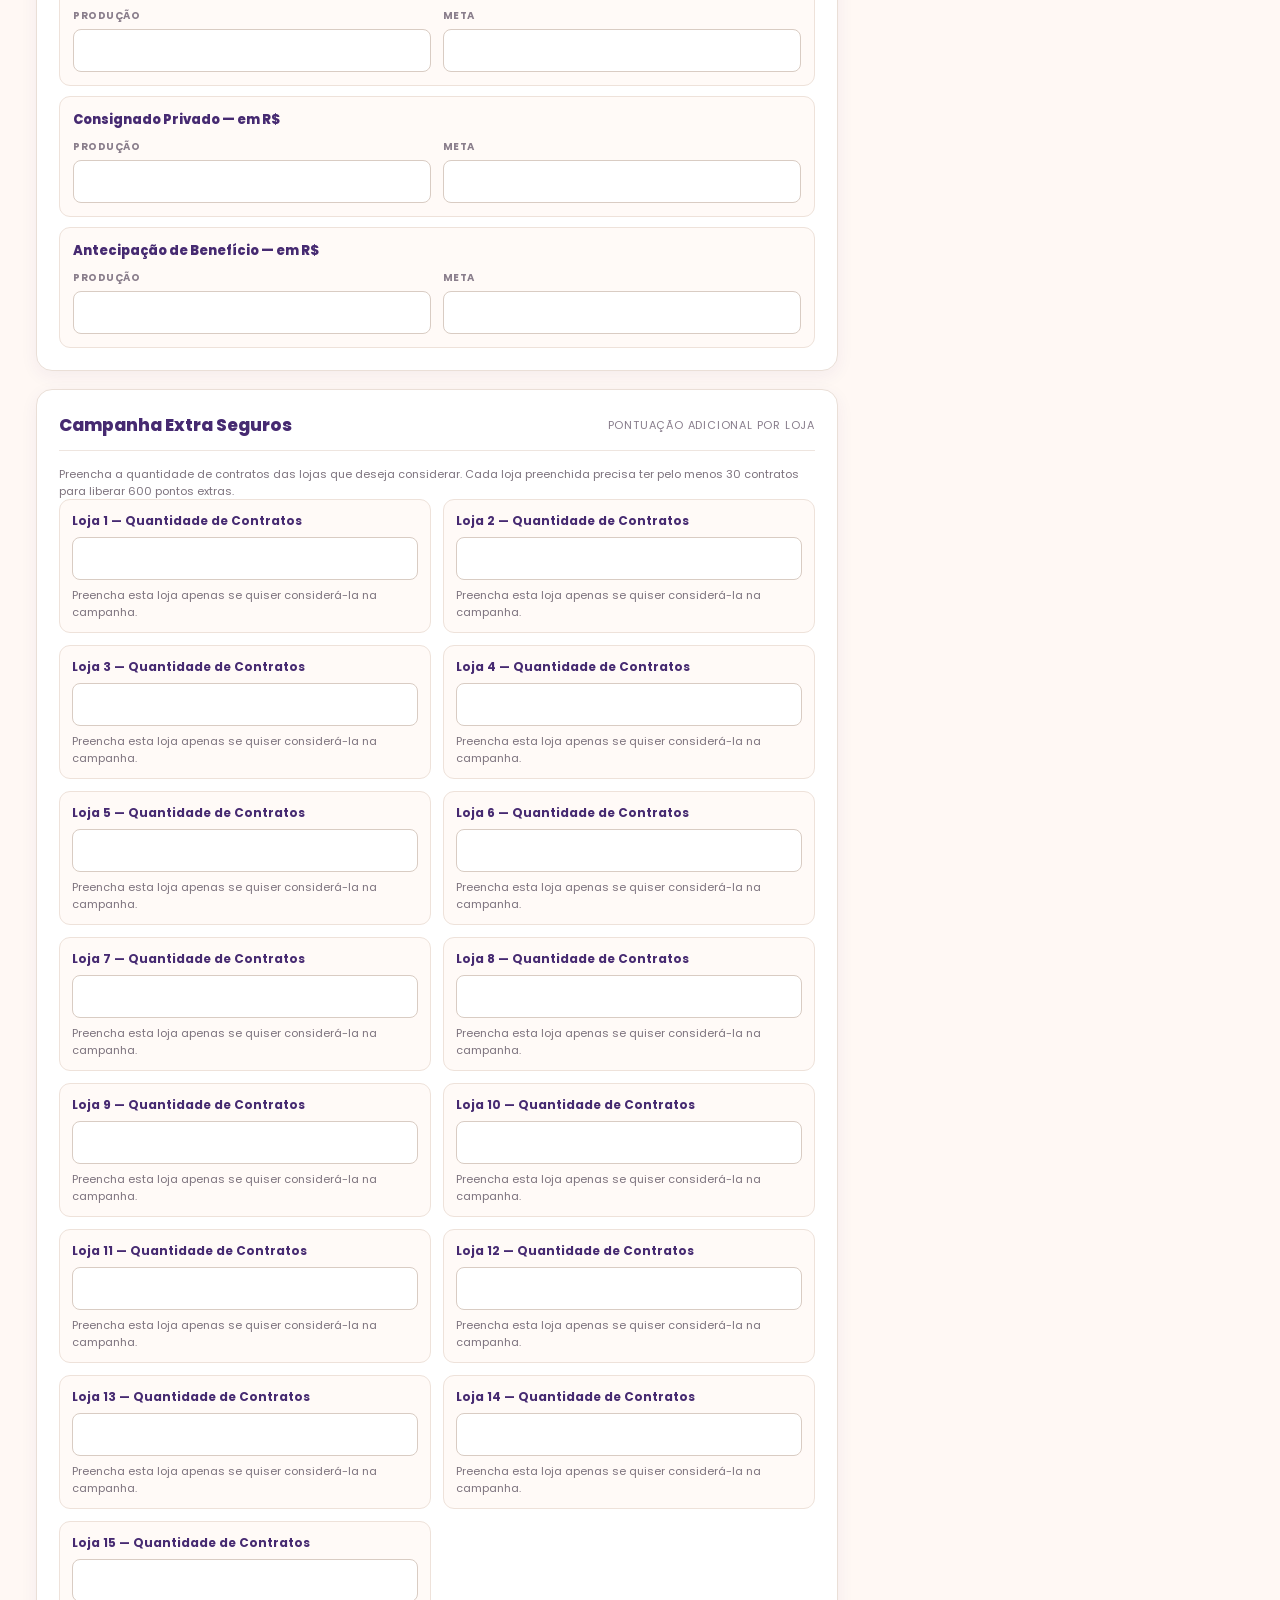
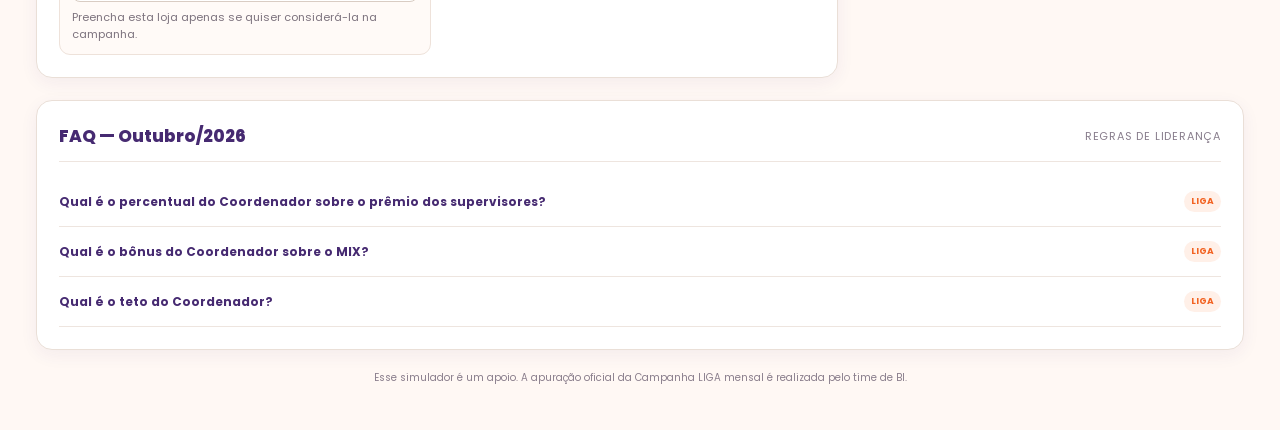
<file: coordenador.html>
<!doctype html><html lang="pt-BR"><head><meta charset="utf-8"><meta name="viewport" content="width=device-width,initial-scale=1"><title>LIGA Outubro/2026 — Liderança</title><link rel="stylesheet" href="styles.css">
<style>
.mix-list{display:flex;flex-direction:column;gap:10px}
.mix-product{border:1px solid #eee2da;border-radius:11px;padding:13px;background:#fffaf7}
.mix-name{font-size:13px;font-weight:800;color:var(--purple);margin-bottom:9px}
.mix-row{display:grid;grid-template-columns:1fr 1fr;gap:12px}
.mix-row span{display:block;font-size:10px;font-weight:700;text-transform:uppercase;letter-spacing:.5px;color:#8a7e8c;margin:0 0 5px}
.mix-row input{width:100%;padding:10px 11px;border:1px solid #d9ccc3;border-radius:8px;background:#fff;color:#2d2237;font-size:14px;outline:none;box-sizing:border-box}
.mix-row input:focus{border-color:var(--orange);box-shadow:0 0 0 3px rgba(242,99,34,.12)}
@media(max-width:700px){.mix-row{grid-template-columns:1fr}}
</style>

<style>
.coord-layout{display:grid;grid-template-columns:minmax(0,1.55fr) minmax(320px,.75fr);gap:18px;align-items:start}
.coord-main{min-width:0}
.coord-main .card{margin-bottom:18px}
.coord-summary{display:grid;grid-template-columns:1fr 1fr;gap:10px;margin-bottom:14px}
.summary-box{border:1px solid #e5dbd4;border-radius:12px;padding:15px;background:#fff}
.summary-box small{display:block;font-size:10px;text-transform:uppercase;letter-spacing:.06em;color:#77707a;font-weight:700}
.summary-box strong{display:block;margin-top:6px;font-size:22px;color:#462a71}
.supervisor-grid{display:grid;grid-template-columns:1fr 1fr;gap:10px}
.mix-line input:focus{outline:none;border-color:#f26322;box-shadow:0 0 0 2px rgba(242,99,34,.12)}
.coord-indicators{display:grid;grid-template-columns:1fr 1fr;gap:10px}
.coord-kpis{margin-top:14px}
@media(max-width:1000px){
 .coord-layout{grid-template-columns:1fr}
 .sticky{position:relative!important;top:auto!important}
}
@media(max-width:700px){
 .supervisor-grid,.coord-indicators{grid-template-columns:1fr}
 .mix-head,.mix-line{grid-template-columns:1fr}
 .mix-head{display:none}
 .mix-line{padding:6px 0}
 .mix-line>div{padding:8px 12px}
 .mix-line .product{padding-bottom:2px}
 .mix-line>div:nth-child(2)::before{content:'Produção';display:block;font-size:9px;text-transform:uppercase;color:#77707a;font-weight:700;margin-bottom:4px}
 .mix-line>div:nth-child(3)::before{content:'Meta';display:block;font-size:9px;text-transform:uppercase;color:#77707a;font-weight:700;margin-bottom:4px}
 .mix-totals{grid-template-columns:1fr}
}
</style>

<style>
.coord-summary{display:block;margin:0 0 14px}
.total-supervisores-below{margin:14px 0;border:1px solid #e5dbd4;border-radius:12px;padding:15px;background:#fff}
.total-supervisores-below small{display:block;font-size:10px;text-transform:uppercase;letter-spacing:.06em;color:#77707a;font-weight:700}
.total-supervisores-below strong{display:block;margin-top:6px;font-size:22px;color:#462a71}
.coord-main .mix-totals{grid-template-columns:1fr 1fr 1fr}
</style>
</head><body>
<header class="top"><a href="index.html" style="color:#fff;text-decoration:none;font-size:12px;font-weight:800;opacity:.85;margin-right:22px">← PERFIS</a><div><div class="brand">LIGA • LOJAS HELP!</div><div class="title">Simulador — Coordenador</div><div class="subtitle">Simule sua pontuação na Campanha LIGA Outubro/2026.</div></div><div class="header-logo"><img src="logo-liga.png" alt="LIGA"></div></header>
<main class="wrap">
  <div class="coord-layout">
    <section class="coord-main" id="form"></section>

    <aside class="sticky">
      <div class="card">
        <div class="hero">
          <div class="label">Pontuação final estimada</div>
          <div class="points" id="final">0,00</div>
          <small id="teto">teto: 20.000 pontos</small>
          <div class="meter"><div id="bar"></div></div>
          <div class="metertext" id="metertext">0,00 / 20.000 pontos</div>
        </div>

        <div class="summary-box total-supervisores-below">
          <small>Total prêmio supervisores</small>
          <strong id="equipe">0,00</strong>
        </div>

        <div class="kpis coord-kpis">
          <div class="kpi"><small>Produção MIX</small><strong id="mix">0,00</strong></div>
          <div class="kpi"><small>Meta MIX</small><strong id="metaMix">0,00</strong></div>
          <div class="kpi"><small>Atingimento da Meta MIX</small><strong id="atingimento">0,00%</strong></div>
          <div class="kpi"><small>Bônus sobre Produção</small><strong id="bonus">0,00</strong></div>
          <div class="kpi"><small>Campanha Extra Seguros</small><strong id="extraSegPts">0,00</strong></div>
        </div>

        <div class="actions">
          <button class="btn primary" id="copy">Copiar resultado</button>
          <button class="btn secondary" id="clear">Limpar</button>
        </div>
      </div>
    </aside>
  </div>

  <div class="card faq">
    <div class="sectionhead"><h2>FAQ — Outubro/2026</h2><span>Regras de liderança</span></div>
    <div id="faq"></div>
  </div>
  <div class="footer">Esse simulador é um apoio. A apuração oficial da Campanha LIGA mensal é realizada pelo time de BI.</div>
</main>
<script src="config-outubro.js"></script><script>
const $=id=>document.getElementById(id);
function parseBRNumber(value){
  let v=String(value??'').trim().replace(/\s|R\$/g,'');
  if(!v) return 0;
  if(v.includes(',')) v=v.replace(/\./g,'').replace(',','.');
  else if((v.match(/\./g)||[]).length===1 && /\.\d{1,2}$/.test(v)) v=v.replace('.', '.');
  else if(v.includes('.')) v=v.replace(/\./g,'');
  return Math.max(0,parseFloat(v)||0);
}
function formatBRTyping(value){
  let raw=String(value??'').replace(/[^0-9,\.]/g,'');
  const comma=raw.indexOf(',');
  let integerPart, decimalPart='', hasComma=comma>=0;
  if(hasComma){
    integerPart=raw.slice(0,comma).replace(/[.,]/g,'');
    decimalPart=raw.slice(comma+1).replace(/[^0-9]/g,'').slice(0,2);
  } else {
    const dotDecimal=raw.match(/^(\d+)\.(\d{1,2})$/);
    if(dotDecimal){ integerPart=dotDecimal[1]; decimalPart=dotDecimal[2]; hasComma=true; }
    else integerPart=raw.replace(/\./g,'').replace(/[^0-9]/g,'');
  }
  integerPart=integerPart.replace(/^0+(?=\d)/,'');
  const grouped=integerPart.replace(/\B(?=(\d{3})+(?!\d))/g,'.');
  return grouped+(hasComma?','+decimalPart:'');
}
function formatBRFixed(value){
  return Number(value||0).toLocaleString('pt-BR',{minimumFractionDigits:2,maximumFractionDigits:2});
}
function setupCurrencyInputs(root=document){
  root.querySelectorAll('.currency-input').forEach(input=>{
    input.setAttribute('inputmode','decimal');
    input.setAttribute('autocomplete','off');
    input.addEventListener('focus',()=>{
      input.value=input.value.replace(/\./g,'').replace(/,00$/,'');
    });
    input.addEventListener('input',()=>{
      const start=input.selectionStart;
      const old=input.value;
      input.value=formatBRTyping(old);
      // Keep the caret close to its previous position after grouping separators are inserted.
      if(start!==null){
        const delta=input.value.length-old.length;
        try{input.setSelectionRange(Math.max(0,start+delta),Math.max(0,start+delta));}catch(e){}
      }
    });
    input.addEventListener('blur',()=>{
      if(String(input.value).trim()!=='') input.value=formatBRFixed(parseBRNumber(input.value));
    });
  });
}
const n=id=>{
  const el=$(id);
  if(!el) return 0;
  if(el.classList.contains('currency-input')) return parseBRNumber(el.value);
  let v=String(el.value||'').replace(/\s/g,'');
  if(v.includes(',')&&v.includes('.')) v=v.replace(/\./g,'').replace(',','.');
  else if(v.includes(',')) v=v.replace(',','.');
  return Math.max(0,parseFloat(v)||0);
};
const fmt=v=>Number(v).toLocaleString('pt-BR',{minimumFractionDigits:2,maximumFractionDigits:2});
const money=v=>Number(v).toLocaleString('pt-BR',{minimumFractionDigits:2,maximumFractionDigits:2});

const products=[
 ['cnc','CNC — em R$'],
 ['bmg','Bmg Card — em R$'],
 ['cartao','Cartão Benefício — em R$'],
 ['cons','Consignado Bmg — em R$'],
 ['priv','Consignado Privado — em R$'],
 ['ant','Antecipação de Benefício — em R$']
];

function build(){
  let people='';
  for(let i=1;i<=16;i++){
    people+=`<div class="field"><label>Supervisor ${i} — pontos</label><input class="person" id="p${i}" type="number" min="0" step="0.01"></div>`;
  }

  const fields=products.map(([id,label])=>`<div class="mix-product"><div class="mix-name">${label}</div><div class="mix-row"><div><span>Produção</span><input class="currency-input" id="${id}" type="text" inputmode="decimal"></div><div><span>Meta</span><input class="currency-input" id="meta_${id}" type="text" inputmode="decimal"></div></div></div>`).join('');

  $('form').innerHTML=`
    <div class="card">
      <div class="sectionhead"><h2>Pontuação dos Supervisores</h2><span>Informe os pontos da equipe</span></div>
      <div class="supervisor-grid">${people}</div>
    </div>

    <div class="card">
      <div class="sectionhead"><h2>Produção MIX</h2><span>Produção e meta por produto</span></div>
      <div class="mix-list">${fields}</div>
    </div>

    <div class="card">
      <div class="sectionhead"><h2>Campanha Extra Seguros</h2><span>Pontuação adicional por loja</span></div>
      <div class="hint" id="extraSegNext">Informe a quantidade de contratos em cada loja que deseja considerar. Todas as lojas preenchidas precisam ter pelo menos 30 contratos para liberar os 600 pontos.</div>
      <div class="grid">${Array.from({length:15},(_,i)=>`<div class="field"><label>Loja ${i+1} — Quantidade de Contratos</label><input id="extraSegLoja${i+1}" class="extra-seg-loja" type="number" min="0" step="1"><div class="hint" id="extraSegLojaNext${i+1}">Faltam 30 contratos para atingir a meta desta loja.</div></div>`).join('')}</div>
    </div>
`;

  setupCurrencyInputs();
  document.querySelectorAll('input').forEach(el=>el.addEventListener('input',calc));
  calc();
}

function calc(){
  let totalSupervisores=0;
  for(let i=1;i<=16;i++) totalSupervisores+=n('p'+i);

  const lojas=n('lojas');
  const pctSobreSupervisores=lojas>=9?0.30:0.35;
  const parcelaLideranca=totalSupervisores*pctSobreSupervisores;

  let mix=0, metaMix=0;
  products.forEach(([id])=>{
    mix+=n(id);
    metaMix+=n('meta_'+id);
  });

  const ating=metaMix?mix/metaMix:0;

  // Regras já utilizadas no simulador de Coordenador.
  let mixPct=ating>=1?0.001:ating>=0.9?0.0005:0;
  if(n('privMedia')>=8) mixPct+=0.001;
  if(n('recon')>=1) mixPct+=0.001;
  if(n('consMedia')>=10) mixPct+=0.001;

  const bonus=mix*mixPct;
  const extraSegLojas=Array.from({length:15},(_,i)=>({numero:i+1,raw:String($('extraSegLoja'+(i+1))?.value??'').trim(),qtd:Math.floor(n('extraSegLoja'+(i+1)))})).filter(loja=>loja.raw!=='');
  extraSegLojas.forEach(loja=>{
    const hint=$('extraSegLojaNext'+loja.numero);
    if(loja.qtd>=30) hint.textContent=`Meta atingida: ${loja.qtd} contratos. Esta loja cumpre o requisito.`;
    else {const faltam=30-loja.qtd;hint.textContent=`Faltam ${faltam} ${faltam===1?'contrato':'contratos'} para esta loja atingir 30.`;}
  });
  for(let i=1;i<=15;i++){
    const input=$('extraSegLoja'+i);
    if(input && !String(input.value??'').trim()) $('extraSegLojaNext'+i).textContent='Preencha esta loja apenas se quiser considerá-la na campanha.';
  }
  const lojasAbaixo=extraSegLojas.filter(loja=>loja.qtd<30);
  const extra=extraSegLojas.length>0 && lojasAbaixo.length===0 ? 600 : 0;
  if(extraSegLojas.length===0) $('extraSegNext').textContent='Preencha a quantidade de contratos das lojas que deseja considerar. Cada loja preenchida precisa ter pelo menos 30 contratos para liberar 600 pontos extras.';
  else if(lojasAbaixo.length===0) $('extraSegNext').textContent=`${extraSegLojas.length} ${extraSegLojas.length===1?'loja preenchida':'lojas preenchidas'}; todas atingiram pelo menos 30 contratos. Campanha Extra Seguros: 600 pontos.`;
  else $('extraSegNext').textContent=`${lojasAbaixo.length} ${lojasAbaixo.length===1?'loja ainda precisa':'lojas ainda precisam'} atingir 30 contratos. Enquanto qualquer loja preenchida estiver abaixo da meta, a pontuação extra será 0.`;
  const final=Math.min(20000,parcelaLideranca+bonus+extra);

  $('equipe').textContent=fmt(totalSupervisores);
  $('final').textContent=fmt(final);
  $('mix').textContent=fmt(mix);
  $('metaMix').textContent=fmt(metaMix);
  $('atingimento').textContent=(ating*100).toLocaleString('pt-BR',{minimumFractionDigits:2,maximumFractionDigits:2})+'%';
  $('bonus').textContent=fmt(bonus);
  $('extraSegPts').textContent=fmt(extra);

  $('teto').textContent='teto: 20.000 pontos';
  $('metertext').textContent=fmt(final)+' / 20.000 pontos';
  $('bar').style.width=Math.min(100,final/20000*100)+'%';
}

$('clear').onclick=()=>{
  document.querySelectorAll('input').forEach(x=>x.value='');
  calc();
};

$('copy').onclick=()=>{
  const txt=`Minha simulação LIGA Outubro/2026 — Coordenador: ${$('final').textContent} pontos. Total prêmio supervisores: ${$('equipe').textContent}. Percentual sobre prêmio supervisores: ${$('pctSupervisores').textContent}. Produção MIX: ${$('mix').textContent}. Meta MIX: ${$('metaMix').textContent}. Atingimento: ${$('atingimento').textContent}. Bônus sobre produção: ${$('bonus').textContent} pontos. Campanha Extra Seguros: ${$('extraSegPts').textContent} pontos.`;
  navigator.clipboard?.writeText(txt);
};

const faq=[
 ['Qual é o percentual do Coordenador sobre o prêmio dos supervisores?','De 3 a 8 lojas: 35% sobre o prêmio dos supervisores. Acima de 9 lojas: 30%.'],
 ['Qual é o bônus do Coordenador sobre o MIX?','Com 100% ou mais da meta MIX: 0,10% sobre o total produzido. Entre 90% e 99,99%: 0,05%. Há ainda os bônus adicionais previstos para os indicadores da campanha.'],
 ['Qual é o teto do Coordenador?','20.000 pontos.']
];
$('faq').innerHTML=faq.map(x=>`<div class="item"><button onclick="this.parentElement.classList.toggle('open')">${x[0]} <span class="tag">LIGA</span></button><div class="answer">${x[1]}</div></div>`).join('');

build();
</script><script>
const $=id=>document.getElementById(id); const n=id=>Math.max(0,parseFloat($(id)?.value)||0); const fmt=v=>Number(v).toLocaleString('pt-BR',{minimumFractionDigits:2,maximumFractionDigits:2}); let mode='coordenador';
function build(){
 const count=16;
 let people='';
 for(let i=1;i<=count;i++) people+=`<div class="field"><label>Supervisor ${i} — pontos</label><input class="person" id="p${i}" type="number" min="0"></div>`;
 const products=[
  ['cnc','CNC — em R$'],['bmg','Bmg Card — em R$'],
  ['cartao','Cartão Benefício — em R$'],
  ['cons','Consignado Bmg — em R$'],['priv','Consignado Privado — em R$'],
  ['ant','Antecipação de Benefício — em R$']
 ];
 const fields=products.map(([id,label])=>`<div class="mix-product"><div class="mix-name">${label}</div><div class="mix-row">
   <div><span>Produção</span><input class="currency-input" id="${id}" type="text" inputmode="decimal"></div>
   <div><span>Meta</span><input class="currency-input" id="meta_${id}" type="text" inputmode="decimal"></div>
 </div></div>`).join('');
 const indicators=`<div class="field"><label>Quantidade de lojas sob gestão</label><input id="lojas" type="number" min="0"></div>
 <div class="field"><label>Média de Consignado Privado por loja</label><input id="privMedia" type="number" min="0"></div>
 <div class="field"><label>Meta de Reconquista atingida em 100%? (0/1)</label><input id="recon" type="number" min="0" max="1" step="1"></div>
 <div class="field"><label>Média de Consignado Bmg por loja</label><input id="consMedia" type="number" min="0"></div>
 <div class="field"><label>Seguros Bmg Med + Vida Familiar por loja</label><input id="extraSeg" type="number" min="0"></div>`;
 $('form').innerHTML=`<div class="card"><div class="sectionhead"><h2>Pontuação dos Supervisores</h2><span>Informe os pontos da equipe</span></div><div class="grid">${people}</div></div>
 <div class="card"><div class="sectionhead"><h2>Produção MIX</h2><span>Produção e meta por produto</span></div><div class="mix-list">${fields}</div>
 <div class="mix-total"><div><span>Total Produção MIX</span><strong id="mixTotal">R$ 0,00</strong></div><div><span>Total Meta MIX</span><strong id="mixMetaTotal">R$ 0,00</strong></div><div><span>Atingimento da Meta MIX</span><strong id="mixPct">0,00%</strong></div></div></div>
`;
 document.querySelectorAll('input').forEach(x=>x.addEventListener('input',calc));
 calc();
}
function calc(){
 let team=0; for(let i=1;i<=16;i++) team+=n('p'+i);
 const ids=['cnc','bmg','cartao','cons','priv','ant'];
 let mix=ids.reduce((sum,id)=>sum+n(id),0);
 let metaMix=ids.reduce((sum,id)=>sum+n('meta_'+id),0);
 const ating=metaMix?mix/metaMix:0;
 let mixPct=ating>=1?.001:ating>=.9?.0005:0;
 if(n('privMedia')>=8)mixPct+=.001;
 if(n('recon')>=1)mixPct+=.001;
 if(n('consMedia')>=10)mixPct+=.001;
 let bonus=mix*mixPct;
 let pctTeam=n('lojas')>=9?.30:.35;
 let parcela=team*pctTeam;
 let extra=n('lojas')>0&&n('extraSeg')>=30*n('lojas')?600:0;
 let final=Math.min(20000,parcela+bonus+extra);
 $('final').textContent=fmt(final);
 $('equipe').textContent=fmt(team);
 $('parcela').textContent=fmt(parcela);
 $('mix').textContent=fmt(mix);
 $('bonus').textContent=fmt(bonus);
 $('extra').textContent=fmt(extra);
 $('p1').textContent=fmt(parcela);
 $('p2').textContent=fmt(bonus);
 $('p3').textContent=fmt(extra);
 $('p4').textContent=fmt(final);
 $('teto').textContent='teto: 20.000 pontos';
 $('metertext').textContent=fmt(final)+' / 20.000 pontos';
 $('bar').style.width=Math.min(100,final/20000*100)+'%';
 const mt=$('mixTotal'), mm=$('mixMetaTotal'), mp=$('mixPct');
 if(mt)mt.textContent=Number(mix).toLocaleString('pt-BR',{style:'currency',currency:'BRL'});
 if(mm)mm.textContent=Number(metaMix).toLocaleString('pt-BR',{style:'currency',currency:'BRL'});
 if(mp)mp.textContent=(ating*100).toLocaleString('pt-BR',{minimumFractionDigits:2,maximumFractionDigits:2})+'%';
}
</script></body></html>
</file>
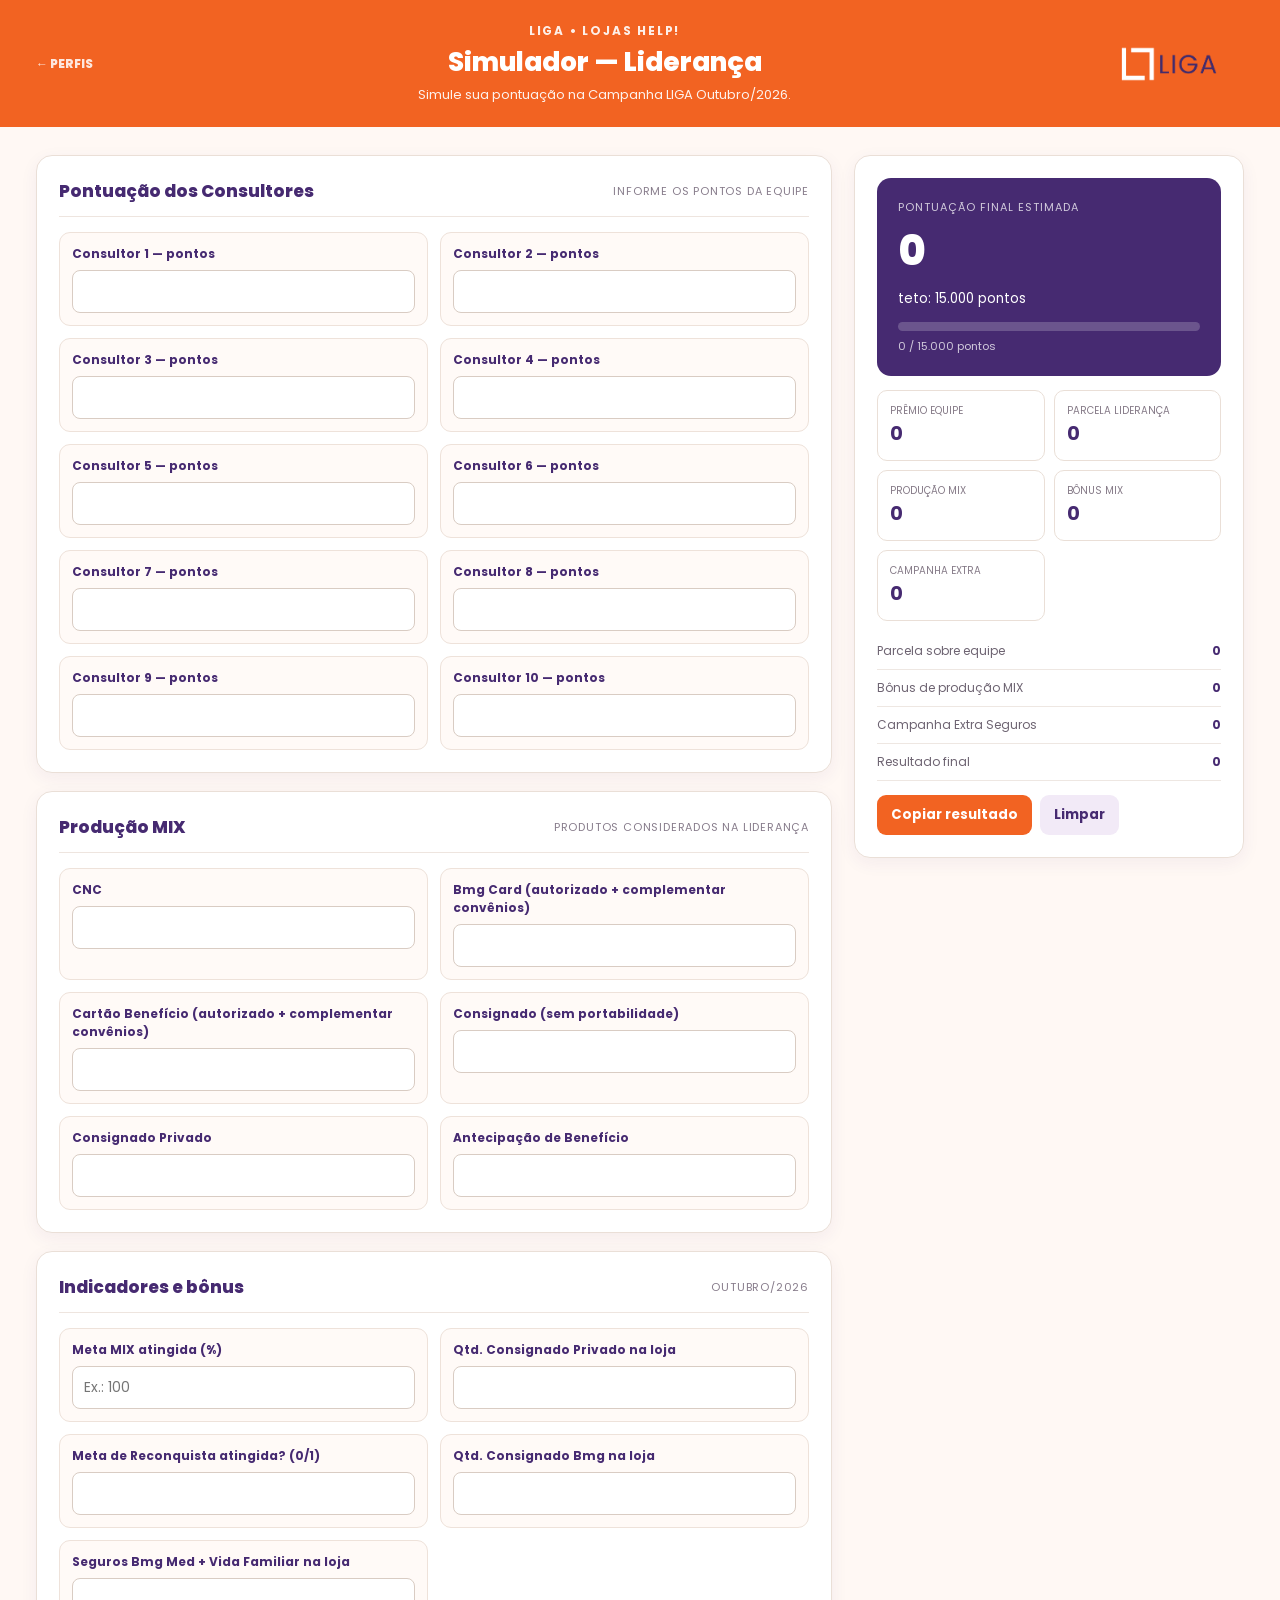
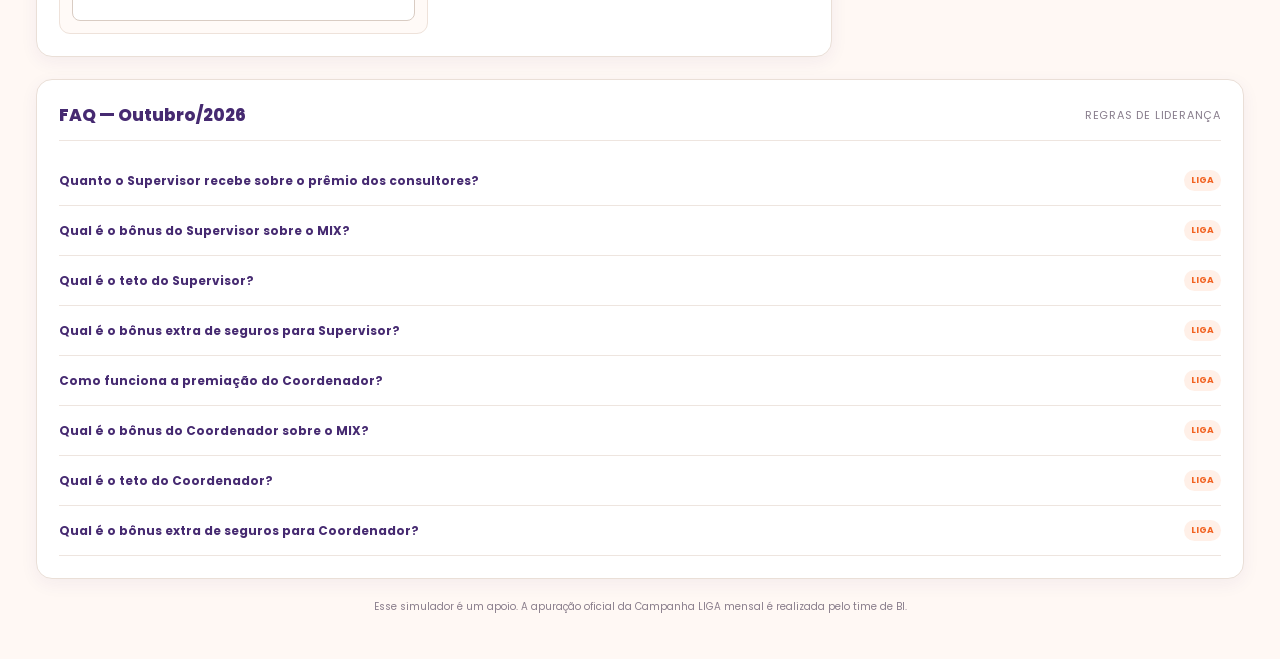
<file: lideranca.html>
<!doctype html><html lang="pt-BR"><head><meta charset="utf-8"><meta name="viewport" content="width=device-width,initial-scale=1"><title>LIGA Outubro/2026 — Liderança</title><link rel="stylesheet" href="styles.css"></head><body>
<header class="top"><a href="index.html" style="color:#fff;text-decoration:none;font-size:12px;font-weight:800;opacity:.85;margin-right:22px">← PERFIS</a><div><div class="brand">LIGA • LOJAS HELP!</div><div class="title">Simulador — Liderança</div><div class="subtitle">Simule sua pontuação na Campanha LIGA Outubro/2026.</div></div><div class="header-logo"><img src="logo-liga.png" alt="LIGA"></div></header>
<main class="wrap"><div class="layout"><section id="form"></section><aside class="sticky"><div class="card"><div class="hero"><div class="label">Pontuação final estimada</div><div class="points" id="final">0</div><small id="teto">teto: 15.000 pontos</small><div class="meter"><div id="bar"></div></div><div class="metertext" id="metertext">0 / 15.000 pontos</div></div><div class="kpis"><div class="kpi"><small>Prêmio equipe</small><strong id="equipe">0</strong></div><div class="kpi"><small>Parcela liderança</small><strong id="parcela">0</strong></div><div class="kpi"><small>Produção MIX</small><strong id="mix">0</strong></div><div class="kpi"><small>Bônus MIX</small><strong id="bonus">0</strong></div><div class="kpi"><small>Campanha Extra</small><strong id="extra">0</strong></div></div><div class="breakdown"><div class="brow"><span>Parcela sobre equipe</span><strong id="p1">0</strong></div><div class="brow"><span>Bônus de produção MIX</span><strong id="p2">0</strong></div><div class="brow"><span>Campanha Extra Seguros</span><strong id="p3">0</strong></div><div class="brow"><span>Resultado final</span><strong id="p4">0</strong></div></div><div class="actions"><button class="btn primary" id="copy">Copiar resultado</button><button class="btn secondary" id="clear">Limpar</button></div></div></aside></div><div class="card faq"><div class="sectionhead"><h2>FAQ — Outubro/2026</h2><span>Regras de liderança</span></div><div id="faq"></div></div><div class="footer">Esse simulador é um apoio. A apuração oficial da Campanha LIGA mensal é realizada pelo time de BI.</div></main>
<script src="config-outubro.js"></script><script>
const $=id=>document.getElementById(id); const n=id=>Math.max(0,parseFloat($(id)?.value)||0); const fmt=v=>Math.round(v).toLocaleString('pt-BR'); let mode='supervisor';
function build(){const isS=mode==='supervisor', count=isS?10:15; let people='';for(let i=1;i<=count;i++)people+=`<div class="field"><label>${isS?'Consultor':'Supervisor'} ${i} — pontos</label><input class="person" id="p${i}" type="number" min="0"></div>`; const prod=['cnc','bmg','cartao','cons','priv','ant']; const labels=['CNC','Bmg Card (autorizado + complementar convênios)','Cartão Benefício (autorizado + complementar convênios)','Consignado (sem portabilidade)','Consignado Privado','Antecipação de Benefício']; const fields=prod.map((x,i)=>`<div class="field"><label>${labels[i]}</label><input id="${x}" type="number" min="0"></div>`).join(''); let indicators=isS?`<div class="field"><label>Meta MIX atingida (%)</label><input id="meta" type="number" min="0" step="0.01" placeholder="Ex.: 100"></div><div class="field"><label>Qtd. Consignado Privado na loja</label><input id="privQtd" type="number" min="0"></div><div class="field"><label>Meta de Reconquista atingida? (0/1)</label><input id="recon" type="number" min="0" max="1" step="1"></div><div class="field"><label>Qtd. Consignado Bmg na loja</label><input id="consQtd" type="number" min="0"></div><div class="field"><label>Seguros Bmg Med + Vida Familiar na loja</label><input id="extraSeg" type="number" min="0"></div>`:`<div class="field"><label>Quantidade de lojas sob gestão</label><input id="lojas" type="number" min="0"></div><div class="field"><label>Meta MIX atingida (%)</label><input id="meta" type="number" min="0" step="0.01" placeholder="Ex.: 100"></div><div class="field"><label>Média de Consignado Privado por loja</label><input id="privMedia" type="number" min="0"></div><div class="field"><label>Meta de Reconquista atingida em 100%? (0/1)</label><input id="recon" type="number" min="0" max="1" step="1"></div><div class="field"><label>Média de Consignado Bmg por loja</label><input id="consMedia" type="number" min="0"></div><div class="field"><label>Seguros Bmg Med + Vida Familiar por loja</label><input id="extraSeg" type="number" min="0"></div>`; $('form').innerHTML=`<div class="card"><div class="sectionhead"><h2>${isS?'Pontuação dos Consultores':'Pontuação dos Supervisores'}</h2><span>Informe os pontos da equipe</span></div><div class="grid">${people}</div></div><div class="card"><div class="sectionhead"><h2>Produção MIX</h2><span>Produtos considerados na liderança</span></div><div class="grid">${fields}</div></div><div class="card"><div class="sectionhead"><h2>Indicadores e bônus</h2><span>Outubro/2026</span></div><div class="grid">${indicators}</div></div>`; document.querySelectorAll('input').forEach(x=>x.addEventListener('input',calc));calc();}
function calc(){const isS=mode==='supervisor', count=isS?10:15;let team=0;for(let i=1;i<=count;i++)team+=n('p'+i);let mix=0;['cnc','bmg','cartao','cons','priv','ant'].forEach(x=>mix+=n(x));let pctTeam=isS?.5:(n('lojas')>=9?.30:.35);let parcela=team*pctTeam;let meta=n('meta')/100;let mixPct=isS?(meta>=1?.0025:meta>=.9?.0015:0):(meta>=1?.001:meta>=.9?.0005:0);if(isS){if(n('privQtd')>=8)mixPct+=.0015;if(n('recon')>=1)mixPct+=.0015;if(n('consQtd')>=10)mixPct+=.0015}else{if(n('privMedia')>=8)mixPct+=.001;if(n('recon')>=1)mixPct+=.001;if(n('consMedia')>=10)mixPct+=.001}let bonus=mix*mixPct;let extra=isS?(n('extraSeg')>=30?300:0):(n('lojas')>0&&n('extraSeg')>=30*n('lojas')?600:0);let final=Math.min(isS?15000:20000,parcela+bonus+extra);$('final').textContent=fmt(final);$('equipe').textContent=fmt(team);$('parcela').textContent=fmt(parcela);$('mix').textContent=fmt(mix);$('bonus').textContent=fmt(bonus);$('extra').textContent=fmt(extra);$('p1').textContent=fmt(parcela);$('p2').textContent=fmt(bonus);$('p3').textContent=fmt(extra);$('p4').textContent=fmt(final);let teto=isS?15000:20000;$('teto').textContent='teto: '+fmt(teto)+' pontos';$('metertext').textContent=fmt(final)+' / '+fmt(teto)+' pontos';$('bar').style.width=Math.min(100,final/teto*100)+'%';}
document.querySelectorAll('.tab').forEach(b=>b.onclick=()=>{mode=b.dataset.mode;document.querySelectorAll('.tab').forEach(x=>x.classList.toggle('active',x===b));build()});$('clear').onclick=()=>{document.querySelectorAll('input').forEach(x=>x.value='');calc()};$('copy').onclick=()=>navigator.clipboard?.writeText('Minha simulação LIGA Outubro/2026: '+$('final').textContent+' pontos.');
const faq=[['Quanto o Supervisor recebe sobre o prêmio dos consultores?','50% sobre o prêmio dos consultores da loja.'],['Qual é o bônus do Supervisor sobre o MIX?','Com 100% ou mais da meta MIX: 0,25% sobre o total produzido. Entre 90% e 99,99%: 0,15%. Além disso, há bônus de 0,15% para 8 contratos de Consignado Privado, 0,15% ao atingir a meta de Reconquista e 0,15% para 10 contratos de Consignado Bmg.'],['Qual é o teto do Supervisor?','15.000 pontos.'],['Qual é o bônus extra de seguros para Supervisor?','Mínimo de 30 seguros na loja gera +300 pontos na Campanha Extra de Seguros de outubro.'],['Como funciona a premiação do Coordenador?','De 3 a 8 lojas: 35% sobre o prêmio dos supervisores. Acima de 9 lojas: 30%. O Coordenador deve ter no mínimo 3 lojas sob gestão.'],['Qual é o bônus do Coordenador sobre o MIX?','Com 100% ou mais da meta MIX: 0,10% sobre o total produzido. Entre 90% e 99,99%: 0,05%. Há ainda +0,10% por média de 8 contratos de Consignado Privado, +0,10% por 100% da meta de Reconquista e +0,10% por média de 10 contratos de Consignado Bmg.'],['Qual é o teto do Coordenador?','20.000 pontos.'],['Qual é o bônus extra de seguros para Coordenador?','Mínimo de 30 seguros por loja gera +600 pontos na Campanha Extra de Seguros de outubro.']];$('faq').innerHTML=faq.map(x=>`<div class="item"><button onclick="this.parentElement.classList.toggle('open')">${x[0]} <span class="tag">LIGA</span></button><div class="answer">${x[1]}</div></div>`).join('');build();
</script></body></html>
</file>
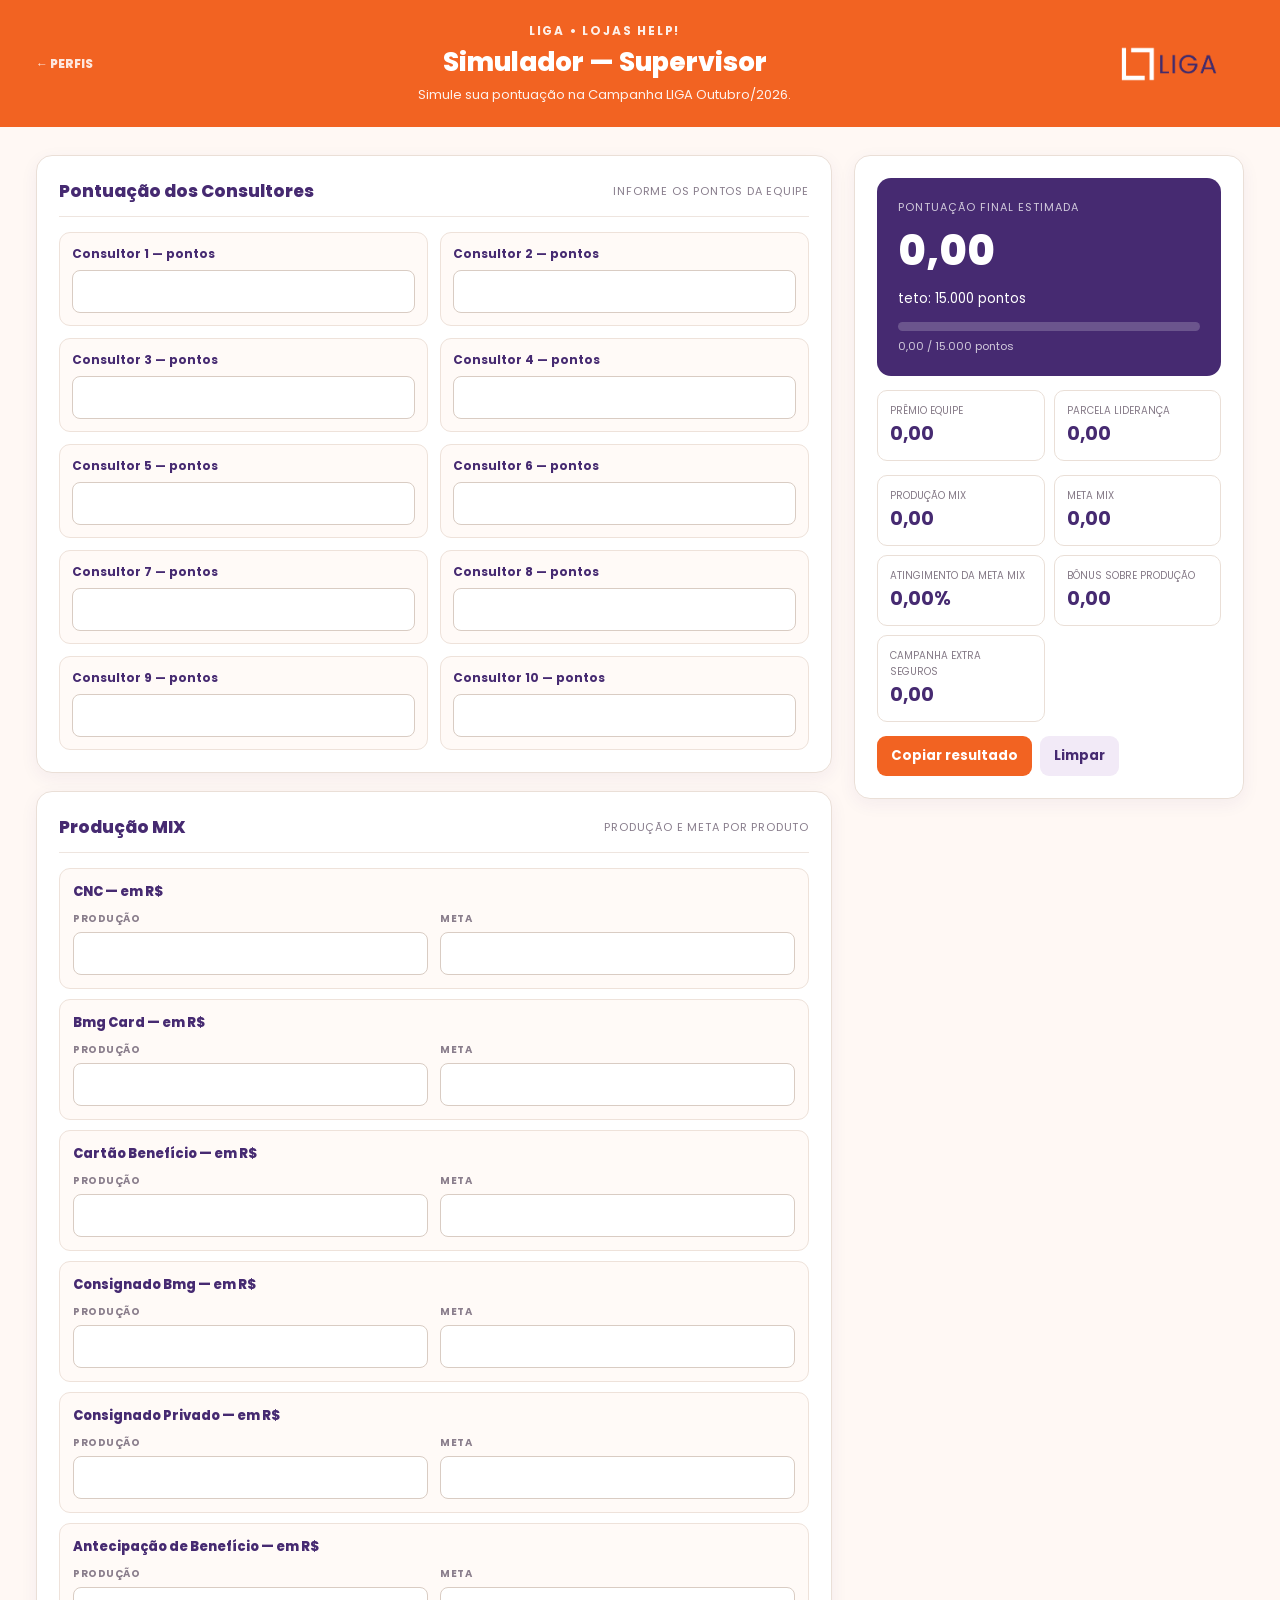
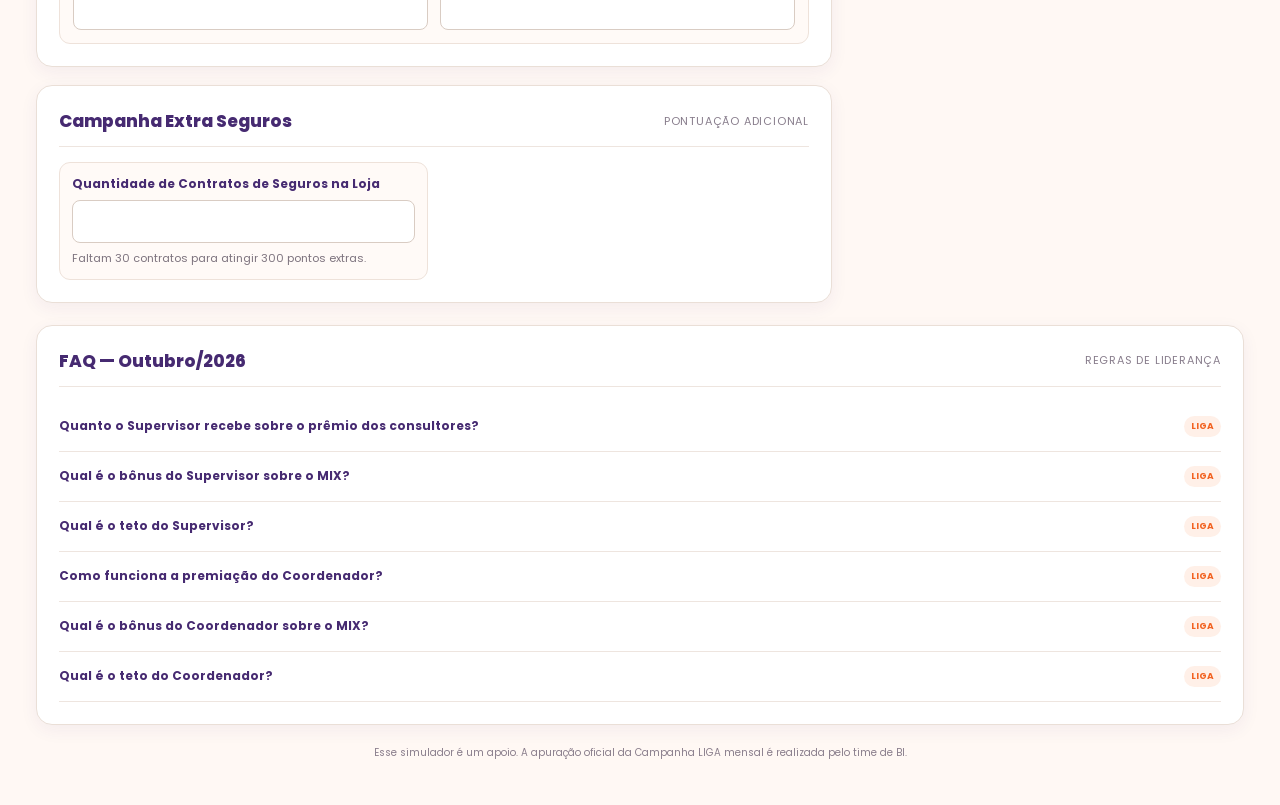
<file: supervisor.html>
<!doctype html><html lang="pt-BR"><head><meta charset="utf-8"><meta name="viewport" content="width=device-width,initial-scale=1"><title>LIGA Outubro/2026 — Liderança</title><link rel="stylesheet" href="styles.css"><style>
.mix-list{display:flex;flex-direction:column;gap:10px}.mix-product{border:1px solid #eee2da;border-radius:11px;padding:13px;background:#fffaf7}.mix-name{font-size:13px;font-weight:800;color:var(--purple);margin-bottom:9px}.mix-row{display:grid;grid-template-columns:1fr 1fr;gap:12px}.mix-row span{display:block;font-size:10px;font-weight:700;text-transform:uppercase;letter-spacing:.5px;color:#8a7e8c;margin:0 0 5px}.mix-row input{width:100%;padding:10px 11px;border:1px solid #d9ccc3;border-radius:8px;background:#fff;color:#2d2237;font-size:14px;outline:none}.mix-row input:focus{border-color:var(--orange);box-shadow:0 0 0 3px rgba(242,99,34,.12)}@media(max-width:700px){.mix-row{grid-template-columns:1fr}}
</style></head><body>
<header class="top"><a href="index.html" style="color:#fff;text-decoration:none;font-size:12px;font-weight:800;opacity:.85;margin-right:22px">← PERFIS</a><div><div class="brand">LIGA • LOJAS HELP!</div><div class="title">Simulador — Supervisor</div><div class="subtitle">Simule sua pontuação na Campanha LIGA Outubro/2026.</div></div><div class="header-logo"><img src="logo-liga.png" alt="LIGA"></div></header>
<main class="wrap"><div class="layout"><section id="form"></section><aside class="sticky"><div class="card"><div class="hero"><div class="label">Pontuação final estimada</div><div class="points" id="final">0</div><small id="teto">teto: 15.000 pontos</small><div class="meter"><div id="bar"></div></div><div class="metertext" id="metertext">0 / 15.000 pontos</div></div><div class="kpis">
  <div class="kpi"><small>Prêmio equipe</small><strong id="premioEquipe">0,00</strong></div>
  <div class="kpi"><small>Parcela liderança</small><strong id="parcelaLideranca">0,00</strong></div>
</div><div class="kpis"><div class="kpi"><small>Produção MIX</small><strong id="mix">0</strong></div><div class="kpi"><small>Meta MIX</small><strong id="metaMix">0</strong></div><div class="kpi"><small>Atingimento da Meta MIX</small><strong id="atingimento">0%</strong></div><div class="kpi"><small>Bônus sobre Produção</small><strong id="bonus">0</strong></div><div class="kpi"><small>Campanha Extra Seguros</small><strong id="extraSegPts">0</strong></div></div><div class="breakdown"></div><div class="actions"><button class="btn primary" id="copy">Copiar resultado</button><button class="btn secondary" id="clear">Limpar</button></div></div></aside></div><div class="card faq"><div class="sectionhead"><h2>FAQ — Outubro/2026</h2><span>Regras de liderança</span></div><div id="faq"></div></div><div class="footer">Esse simulador é um apoio. A apuração oficial da Campanha LIGA mensal é realizada pelo time de BI.</div></main><script src="config-outubro.js"></script><script>
const $=id=>document.getElementById(id);
function parseBRNumber(value){
  let v=String(value??'').trim().replace(/\s|R\$/g,'');
  if(!v) return 0;
  if(v.includes(',')) v=v.replace(/\./g,'').replace(',','.');
  else if((v.match(/\./g)||[]).length===1 && /\.\d{1,2}$/.test(v)) v=v.replace('.', '.');
  else if(v.includes('.')) v=v.replace(/\./g,'');
  return Math.max(0,parseFloat(v)||0);
}
function formatBRTyping(value){
  let raw=String(value??'').replace(/[^0-9,\.]/g,'');
  const comma=raw.indexOf(',');
  let integerPart, decimalPart='', hasComma=comma>=0;
  if(hasComma){
    integerPart=raw.slice(0,comma).replace(/[.,]/g,'');
    decimalPart=raw.slice(comma+1).replace(/[^0-9]/g,'').slice(0,2);
  } else {
    const dotDecimal=raw.match(/^(\d+)\.(\d{1,2})$/);
    if(dotDecimal){ integerPart=dotDecimal[1]; decimalPart=dotDecimal[2]; hasComma=true; }
    else integerPart=raw.replace(/\./g,'').replace(/[^0-9]/g,'');
  }
  integerPart=integerPart.replace(/^0+(?=\d)/,'');
  const grouped=integerPart.replace(/\B(?=(\d{3})+(?!\d))/g,'.');
  return grouped+(hasComma?','+decimalPart:'');
}
function formatBRFixed(value){
  return Number(value||0).toLocaleString('pt-BR',{minimumFractionDigits:2,maximumFractionDigits:2});
}
function setupCurrencyInputs(root=document){
  root.querySelectorAll('.currency-input').forEach(input=>{
    input.setAttribute('inputmode','decimal');
    input.setAttribute('autocomplete','off');
    input.addEventListener('focus',()=>{
      input.value=input.value.replace(/\./g,'').replace(/,00$/,'');
    });
    input.addEventListener('input',()=>{
      const start=input.selectionStart;
      const old=input.value;
      input.value=formatBRTyping(old);
      // Keep the caret close to its previous position after grouping separators are inserted.
      if(start!==null){
        const delta=input.value.length-old.length;
        try{input.setSelectionRange(Math.max(0,start+delta),Math.max(0,start+delta));}catch(e){}
      }
    });
    input.addEventListener('blur',()=>{
      if(String(input.value).trim()!=='') input.value=formatBRFixed(parseBRNumber(input.value));
    });
  });
}
const n=id=>$(id)?.classList.contains('currency-input')?parseBRNumber($(id).value):Math.max(0,parseFloat($(id)?.value)||0);
const fmt=v=>Number(v).toLocaleString('pt-BR',{minimumFractionDigits:2,maximumFractionDigits:2});
const money=v=>Number(v).toLocaleString('pt-BR',{minimumFractionDigits:2,maximumFractionDigits:2});
const mixIds=['cnc','bmg','cartao','cons','priv','ant'];
const getMeta=id=>n('meta_'+id);
function build(){
 const people=Array.from({length:10},(_,i)=>`<div class="field"><label>Consultor ${i+1} — pontos</label><input class="person" id="p${i+1}" type="number" min="0"></div>`).join('');
 const products=[
  ['cnc','CNC — em R$'],['bmg','Bmg Card — em R$'],['cartao','Cartão Benefício — em R$'],['cons','Consignado Bmg — em R$'],['priv','Consignado Privado — em R$'],['ant','Antecipação de Benefício — em R$']
 ];
 const fields=products.map(([id,label])=>`<div class="mix-product"><div class="mix-name">${label}</div><div class="mix-row"><div><span>Produção</span><input class="currency-input" id="${id}" type="text" inputmode="decimal"></div><div><span>Meta</span><input class="currency-input" id="meta_${id}" type="text" inputmode="decimal"></div></div></div>`).join('');
 $('form').innerHTML=`<div class="card"><div class="sectionhead"><h2>Pontuação dos Consultores</h2><span>Informe os pontos da equipe</span></div><div class="grid">${people}</div></div><div class="card"><div class="sectionhead"><h2>Produção MIX</h2><span>Produção e meta por produto</span></div><div class="mix-list">${fields}</div></div><div class="card"><div class="sectionhead"><h2>Campanha Extra Seguros</h2><span>Pontuação adicional</span></div><div class="grid"><div class="field"><label>Quantidade de Contratos de Seguros na Loja</label><input id="extraSegQtd" type="number" min="0" step="1"><div class="hint" id="extraSegNext">Faltam 30 contratos para atingir 300 pontos extras.</div></div></div></div>`;
 setupCurrencyInputs();
 document.querySelectorAll('input').forEach(x=>x.addEventListener('input',calc));
 calc();
}
function calc(){
 let team=0; for(let i=1;i<=10;i++) team+=n('p'+i);
 let mix=mixIds.reduce((sum,id)=>sum+n(id),0);
 let metaMix=mixIds.reduce((sum,id)=>sum+getMeta(id),0);
 const ating=metaMix?mix/metaMix:0;
 const mixPct=ating>=1?.0025:ating>=.9?.0015:0;
 let bonus=mix*mixPct;
 let parcela=team*.5;
 const extraSegQty=n('extraSegQtd');
 const extraSegPts=extraSegQty>=30?300:0;
 $('extraSegNext').textContent=extraSegQty>=30?`${extraSegQty} contratos: 300 pontos extras. Faixa atingida.`:`Faltam ${30-extraSegQty} ${30-extraSegQty===1?'contrato':'contratos'} para atingir 300 pontos extras.`;
 let final=Math.min(15000,parcela+bonus+extraSegPts);
 $('extraSegPts').textContent=fmt(extraSegPts);
 $('final').textContent=fmt(final);$('premioEquipe').textContent=fmt(team);$('parcelaLideranca').textContent=fmt(parcela);$('mix').textContent=fmt(mix);$('metaMix').textContent=fmt(metaMix);$('atingimento').textContent=(ating*100).toLocaleString('pt-BR',{minimumFractionDigits:2,maximumFractionDigits:2})+'%';$('bonus').textContent=fmt(bonus);$('p2').textContent=fmt(bonus);$('p4').textContent=fmt(final);$('teto').textContent='teto: 15.000 pontos';$('metertext').textContent=fmt(final)+' / 15.000 pontos';$('bar').style.width=Math.min(100,final/15000*100)+'%';
}
$('clear').onclick=()=>{document.querySelectorAll('input').forEach(x=>x.value='');calc()};
$('copy').onclick=()=>navigator.clipboard?.writeText(`Minha simulação LIGA Outubro/2026 — Supervisor: ${$('final').textContent} pontos. Produção MIX: ${$('mix').textContent}. Meta MIX: ${$('metaMix').textContent}. Atingimento: ${$('atingimento').textContent}. Bônus sobre produção: ${$('bonus').textContent} pontos. Campanha Extra Seguros: ${$('extraSegPts').textContent} pontos.`);
const faq=[['Quanto o Supervisor recebe sobre o prêmio dos consultores?','50% sobre o prêmio dos consultores da loja.'],['Qual é o bônus do Supervisor sobre o MIX?','Com 100% ou mais da meta MIX: 0,25% sobre o total produzido. Entre 90% e 99,99%: 0,15%. Além disso, há bônus de 0,15% para 8 contratos de Consignado Privado, 0,15% ao atingir a meta de Reconquista e 0,15% para 10 contratos de Consignado Bmg.'],['Qual é o teto do Supervisor?','15.000 pontos.'],['Como funciona a premiação do Coordenador?','De 3 a 8 lojas: 35% sobre o prêmio dos supervisores. Acima de 9 lojas: 30%. O Coordenador deve ter no mínimo 3 lojas sob gestão.'],['Qual é o bônus do Coordenador sobre o MIX?','Com 100% ou mais da meta MIX: 0,10% sobre o total produzido. Entre 90% e 99,99%: 0,05%. Há ainda +0,10% por média de 8 contratos de Consignado Privado, +0,10% por 100% da meta de Reconquista e +0,10% por média de 10 contratos de Consignado Bmg.'],['Qual é o teto do Coordenador?','20.000 pontos.']];
$('faq').innerHTML=faq.map(x=>`<div class="item"><button onclick="this.parentElement.classList.toggle('open')">${x[0]} <span class="tag">LIGA</span></button><div class="answer">${x[1]}</div></div>`).join('');
build();
</script>
</file>
<file: styles.css>
@import url('https://fonts.googleapis.com/css2?family=Poppins:wght@400;500;600;700;800&display=swap');
*{box-sizing:border-box}
:root{--orange:#f26322;--purple:#462a71;--light:#fff8f4;--border:#eadfd7;--muted:#756d78}
html,body{margin:0;min-height:100%;font-family:'Poppins',sans-serif;color:var(--purple)}
body{background:var(--light)}
button,input{font-family:'Poppins',sans-serif}a{text-decoration:none}
.top{background:var(--orange);color:#fff;padding:22px 36px;display:flex;align-items:center;gap:20px}
.top>a{color:#fff!important;font-family:'Poppins',sans-serif}.top>div:nth-child(2){flex:1;text-align:center}
.brand{font-size:12px;letter-spacing:1.8px;font-weight:700;opacity:.9}.title{font-size:26px;font-weight:800;margin:3px 0}.subtitle{font-size:13px;opacity:.92}.month{font-size:12px;font-weight:700;letter-spacing:1px}
.wrap{max-width:1440px;margin:auto;padding:28px 36px 45px}.layout{display:grid;grid-template-columns:minmax(0,1fr) 390px;gap:22px;align-items:start}.layout>section{min-width:0}.layout>.sticky{min-width:0}
.card{background:#fff;border:1px solid var(--border);border-radius:16px;padding:22px;box-shadow:0 5px 18px rgba(70,42,113,.06);margin-bottom:18px}
.sectionhead{display:flex;justify-content:space-between;align-items:center;border-bottom:1px solid #eee5df;padding-bottom:12px;margin-bottom:15px}.sectionhead h2{font-size:17px;margin:0;font-weight:800;color:var(--purple)}.sectionhead span{font-size:11px;color:#887d8c;text-transform:uppercase;letter-spacing:.8px}
.grid{display:grid;grid-template-columns:repeat(2,minmax(0,1fr));gap:12px}.field{background:#fffaf7;border:1px solid #eee2da;border-radius:11px;padding:12px}.field label{display:block;font-size:12px;font-weight:700;color:var(--purple);margin-bottom:7px}.field input{width:100%;padding:10px 11px;border:1px solid #d9ccc3;border-radius:8px;background:#fff;color:#2d2237;font-size:14px;outline:none}.field input:focus{border-color:var(--orange);box-shadow:0 0 0 3px rgba(242,99,34,.12)}
.hint,.note{font-size:11px;line-height:1.5;color:#7d737e;margin-top:7px}.sticky{position:sticky;top:16px;height:max-content}
.hero{background:var(--purple);color:#fff;border-radius:14px;padding:21px}.hero .label{font-size:11px;text-transform:uppercase;letter-spacing:1px;opacity:.75}.points{font-size:42px;font-weight:800;margin:3px 0}.meter{height:9px;background:rgba(255,255,255,.2);border-radius:20px;overflow:hidden;margin:12px 0 7px}.meter>div{height:100%;background:var(--orange);width:0;border-radius:20px}.metertext{font-size:11px;opacity:.75}
.kpis{display:grid;grid-template-columns:1fr 1fr;gap:9px;margin-top:14px}.kpi{border:1px solid var(--border);border-radius:10px;padding:12px;background:#fff}.kpi small{display:block;font-size:10px;color:#857a87;text-transform:uppercase}.kpi strong{font-size:19px;color:var(--purple)}
.breakdown{margin-top:12px}.brow{display:flex;justify-content:space-between;border-bottom:1px solid #eee7e2;padding:9px 0;font-size:12px;color:#6e6472}.brow strong{color:var(--purple)}
.actions{display:flex;gap:8px;margin-top:14px}.btn{border:0;border-radius:9px;padding:10px 14px;font-weight:700;cursor:pointer}.primary{background:var(--orange);color:#fff}.secondary{background:#f2eaf7;color:var(--purple)}
.tabs{display:flex;gap:8px;margin-bottom:20px}.tab{border:1px solid #dfd2e8;background:#fff;color:var(--purple);padding:11px 18px;border-radius:10px;font-weight:800;cursor:pointer}.tab.active{background:var(--purple);color:#fff;border-color:var(--purple)}
.faq{margin-top:4px}.item{border-bottom:1px solid #eee5df}.item button{width:100%;border:0;background:#fff;color:var(--purple);display:flex;justify-content:space-between;align-items:center;padding:14px 0;font-size:12px;font-weight:700;text-align:left;cursor:pointer}.tag{font-size:9px;background:#fff0e8;color:var(--orange);padding:4px 7px;border-radius:20px}.answer{display:none;padding:0 0 14px;font-size:12px;color:#6d6470;line-height:1.55}.item.open .answer{display:block}
.footer{text-align:center;color:#8a7e8c;font-size:10px;line-height:1.5;margin-top:20px}
@media(max-width:1000px){.layout{grid-template-columns:minmax(0,1fr) 350px}}@media(max-width:850px){.layout{grid-template-columns:1fr}.sticky{position:static}}@media(max-width:700px){.top{padding:18px 16px;flex-wrap:wrap}.top>div:nth-child(2){order:2;flex-basis:100%;text-align:left}.month{margin-left:auto}.wrap{padding:20px 14px 35px}.grid{grid-template-columns:1fr}.tabs{overflow:auto}.title{font-size:22px}}

.header-logo{margin-left:auto;display:flex;align-items:center}.header-logo img{width:150px;max-height:54px;object-fit:contain;display:block}
@media(max-width:700px){.header-logo img{width:110px;max-height:42px}}

.subcat{font-size:13px;color:var(--purple);margin:18px 0 10px;font-weight:800}

.unit{font-size:10px;color:#8a7e8c;font-weight:500;margin-top:4px}

.single-stack{grid-template-columns:1fr}.single-stack .field{width:calc(50% - 6px)}
@media(max-width:700px){.single-stack .field{width:100%}}
</file>
